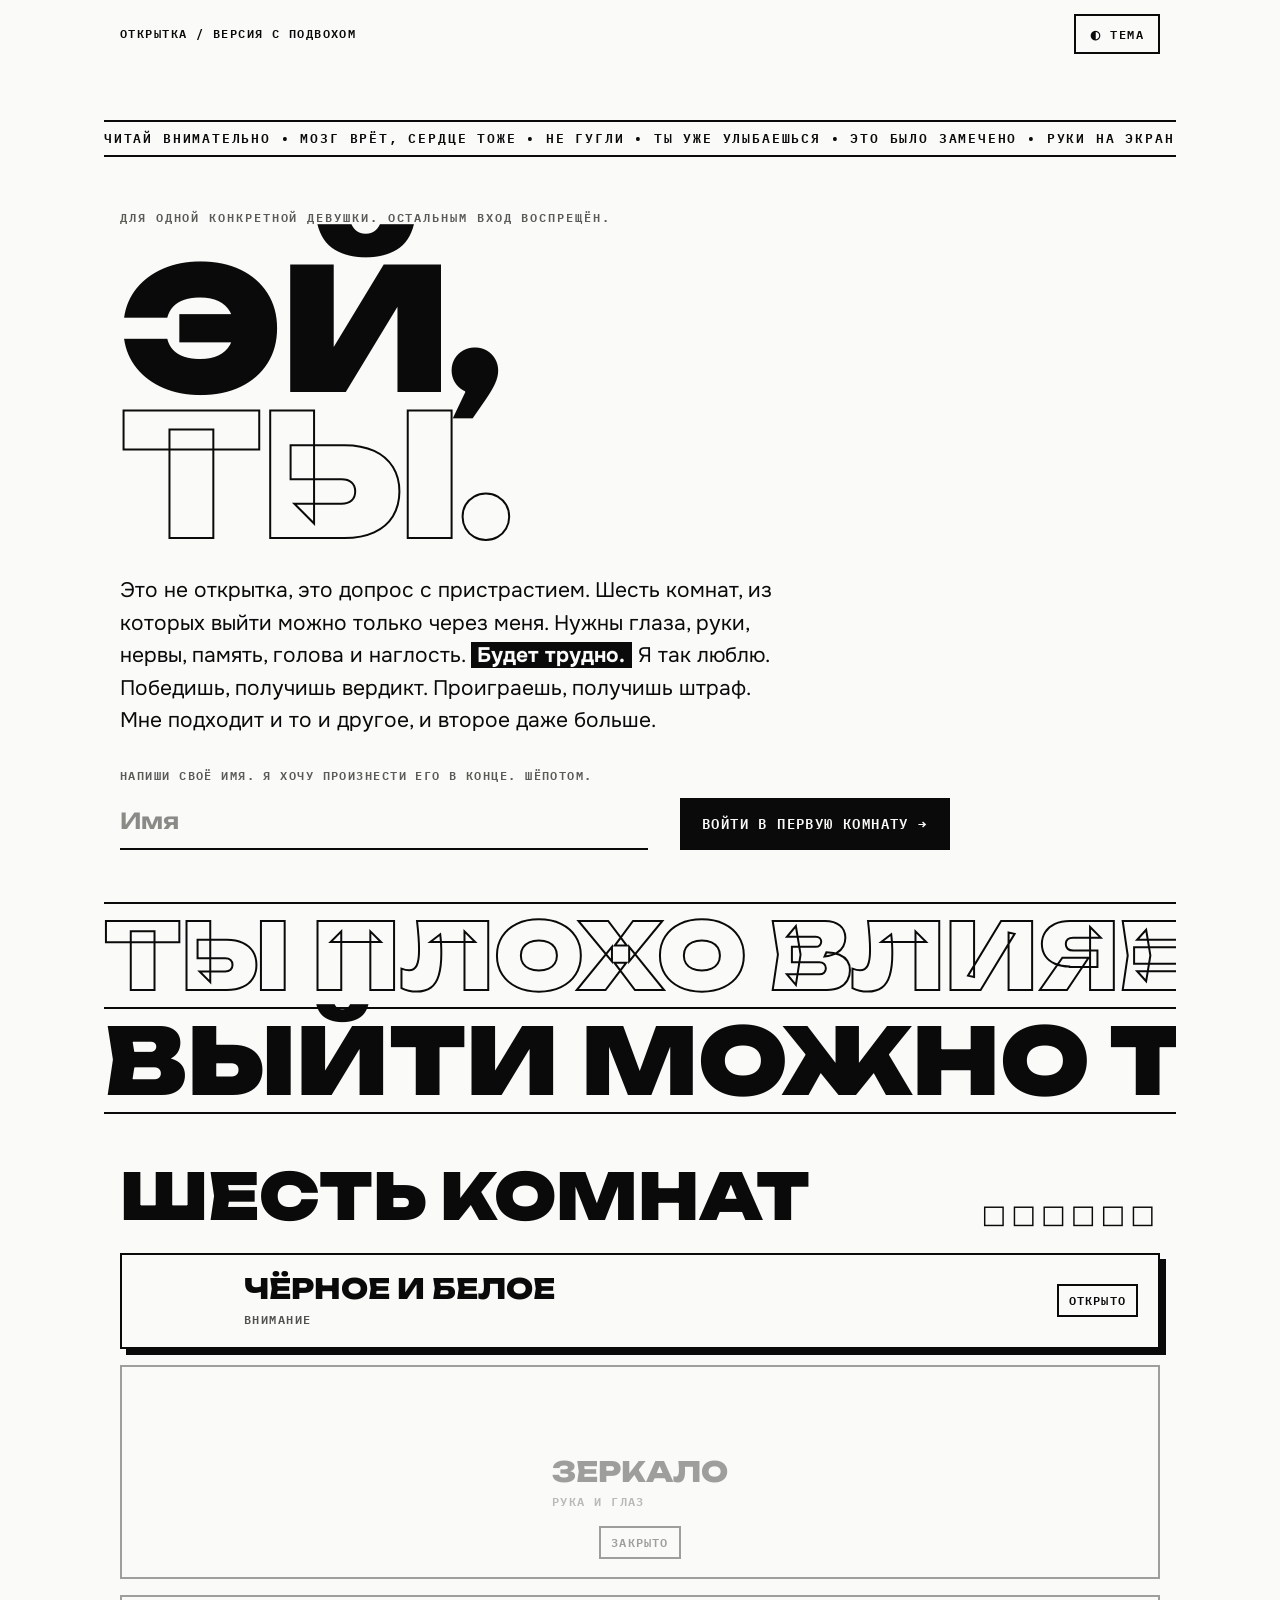
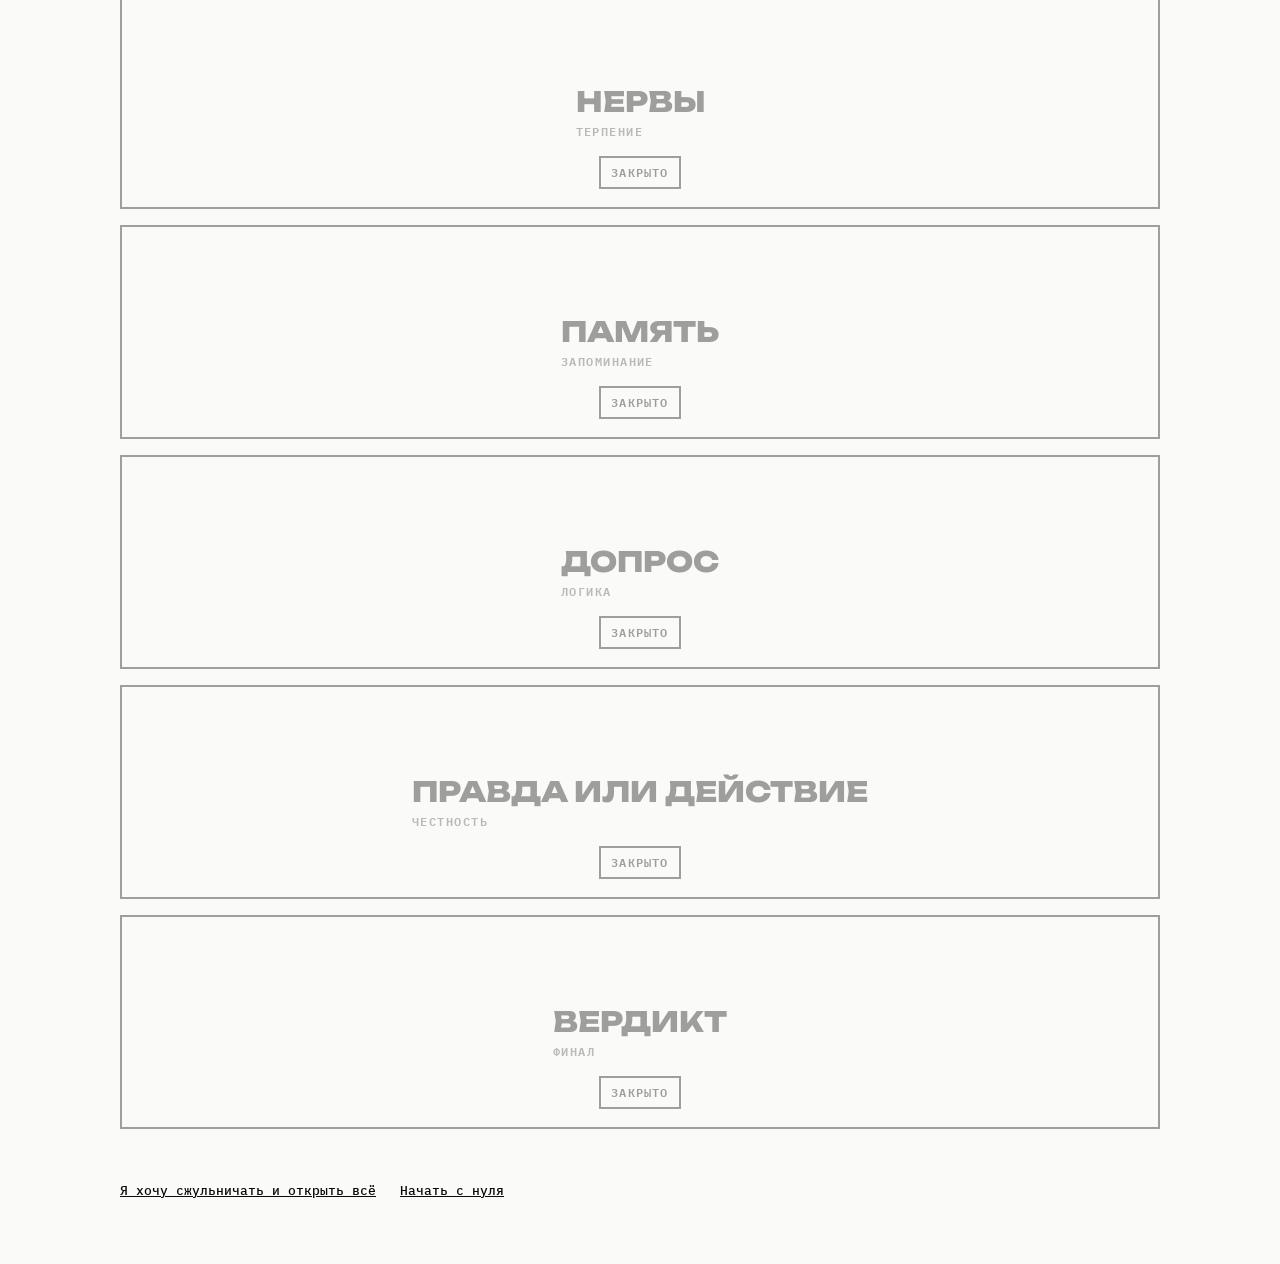
<file: index.html>
<!doctype html>
<html lang="ru">
<head>
<meta charset="utf-8">
<meta name="viewport" content="width=device-width, initial-scale=1, viewport-fit=cover">
<title>Открытка с подвохом</title>
<link rel="preconnect" href="https://fonts.googleapis.com">
<link rel="preconnect" href="https://fonts.gstatic.com" crossorigin>
<link href="https://fonts.googleapis.com/css2?family=Unbounded:wght@600;800;900&family=Onest:wght@400;500;700&family=IBM+Plex+Mono:wght@500;600&display=swap" rel="stylesheet">
<link rel="stylesheet" href="style.css">
<script src="app.js"></script>

</head>
<body>
<div class="wrap">
  <div class="top">
    <span>Открытка / версия с подвохом</span>
    <button class="theme" id="theme" type="button" aria-label="Сменить тему: чёрная или белая">◐ Тема</button>
  </div>

  <div class="ticker" aria-hidden="true">
    <div class="ticker-track" data-track="Читай внимательно • Мозг врёт, сердце тоже • Не гугли • Ты уже улыбаешься • Это было замечено • Руки на экран •"></div>
  </div>

  <header class="hero">
    <p class="eyebrow">Для одной конкретной девушки. Остальным вход воспрещён.</p>
    <div class="hero-grid">
      <div class="hero-l">
        <h1>Эй,<br><span class="out">ты.</span></h1>
        <p class="lead">Это не открытка, это допрос с пристрастием. Шесть комнат, из которых выйти можно только через меня. Нужны глаза, руки, нервы, память, голова и наглость. <b>Будет трудно.</b> Я так люблю. Победишь, получишь вердикт. Проиграешь, получишь штраф. Мне подходит и то и другое, и второе даже больше.</p>
      </div>
    </div>
    <div class="hero-row">
      <div class="namebox">
        <label for="name">Напиши своё имя. Я хочу произнести его в конце. Шёпотом.</label>
        <input id="name" type="text" maxlength="24" placeholder="Имя" autocomplete="off">
      </div>
      <div class="row"><a class="btn solid" id="go" href="l1.html">Войти в первую комнату →</a></div>
    </div>
    <p class="desc" id="warn" hidden>Браузер не даёт сохранять прогресс. Открой страницу в обычном окне, не в приватном, иначе комнаты не запомнят, что ты их прошла.</p>
  </header>

  <div class="big-tick" aria-hidden="true">
    <div class="big-row" data-track="Ты плохо влияешь на мой пульс •"></div>
    <div class="big-row fill rev" data-track="Выйти можно только через меня •"></div>
  </div>

  <section id="rooms" style="display:flex;flex-direction:column;gap:26px">
    <div class="map-head">
      <h2>Шесть комнат</h2>
      <span class="hearts" id="hearts" aria-live="polite">□□□□□□</span>
    </div>
    <div class="map" id="map"></div>
  </section>

  <div class="foot">
    <button class="linkbtn" id="cheat" type="button">Я хочу сжульничать и открыть всё</button>
    <button class="linkbtn" id="reset" type="button">Начать с нуля</button>
    <span id="foot-note"></span>
  </div>
</div>

<script>
(function () {
  var A = App, $ = A.$;

  /* имя */
  var nameEl = $('#name');
  nameEl.value = A.name();
  nameEl.addEventListener('input', function () { A.setName(nameEl.value.trim()); });

  if (!A.storageOk()) $('#warn').hidden = false;

  /* карта */
  function render() {
    var n = A.doneCount(), total = A.LV.length;
    var h = '';
    for (var i = 0; i < total; i++) h += i < n ? '■' : '□';
    $('#hearts').textContent = h;
    var map = $('#map');
    map.innerHTML = '';
    function card(num, title, kind, status, href, cls) {
      var el = document.createElement(href ? 'a' : 'div');
      el.className = 'lvl ' + cls;
      if (href) el.href = href;
      var a = document.createElement('span'); a.className = 'n'; a.textContent = num;
      var b = document.createElement('div');
      var t = document.createElement('div'); t.className = 't'; t.textContent = title;
      var k = document.createElement('div'); k.className = 'k'; k.textContent = kind;
      b.appendChild(t); b.appendChild(k);
      var s = document.createElement('span'); s.className = 's'; s.textContent = status;
      el.appendChild(a); el.appendChild(b); el.appendChild(s);
      map.appendChild(el);
    }
    var firstOpen = -1;
    A.LV.forEach(function (l, i) {
      var done = A.done(l.id), open = A.unlocked(i);
      if (!done && open && firstOpen < 0) firstOpen = i;
      var status = done ? (A.stat(l.id).forfeit ? 'Штраф' : 'Пройдено') : (open ? 'Открыто' : 'Закрыто');
      card('0' + (i + 1), l.name, l.kind, status, open ? l.href : null, done ? 'done' : (open ? '' : 'locked'));
    });
    var finOpen = A.allDone() || A.cheat();
    card('★', 'Вердикт', 'финал', finOpen ? 'Открыто' : 'Закрыто', finOpen ? 'finale.html' : null, finOpen ? '' : 'locked');
    var go = $('#go');
    if (n === total) { go.href = 'finale.html'; go.textContent = 'К вердикту →'; }
    else if (firstOpen >= 0) {
      go.href = A.LV[firstOpen].href;
      go.textContent = n === 0 ? 'Войти в первую комнату →' : 'Продолжить: комната ' + (firstOpen + 1) + ' →';
    }
    $('#cheat').hidden = A.cheat();
    $('#foot-note').textContent = A.cheat() ? 'Жульничество засчитано. Мне нравится.' : '';
  }
  $('#cheat').addEventListener('click', function () { A.setCheat(); render(); });
  var armed = false;
  $('#reset').addEventListener('click', function () {
    var b = $('#reset');
    if (!armed) { armed = true; b.textContent = 'Точно стереть всё? Нажми ещё раз'; return; }
    A.reset(); armed = false; b.textContent = 'Начать с нуля'; render();
  });
  render();
})();
</script>

</body>
</html>
</file>
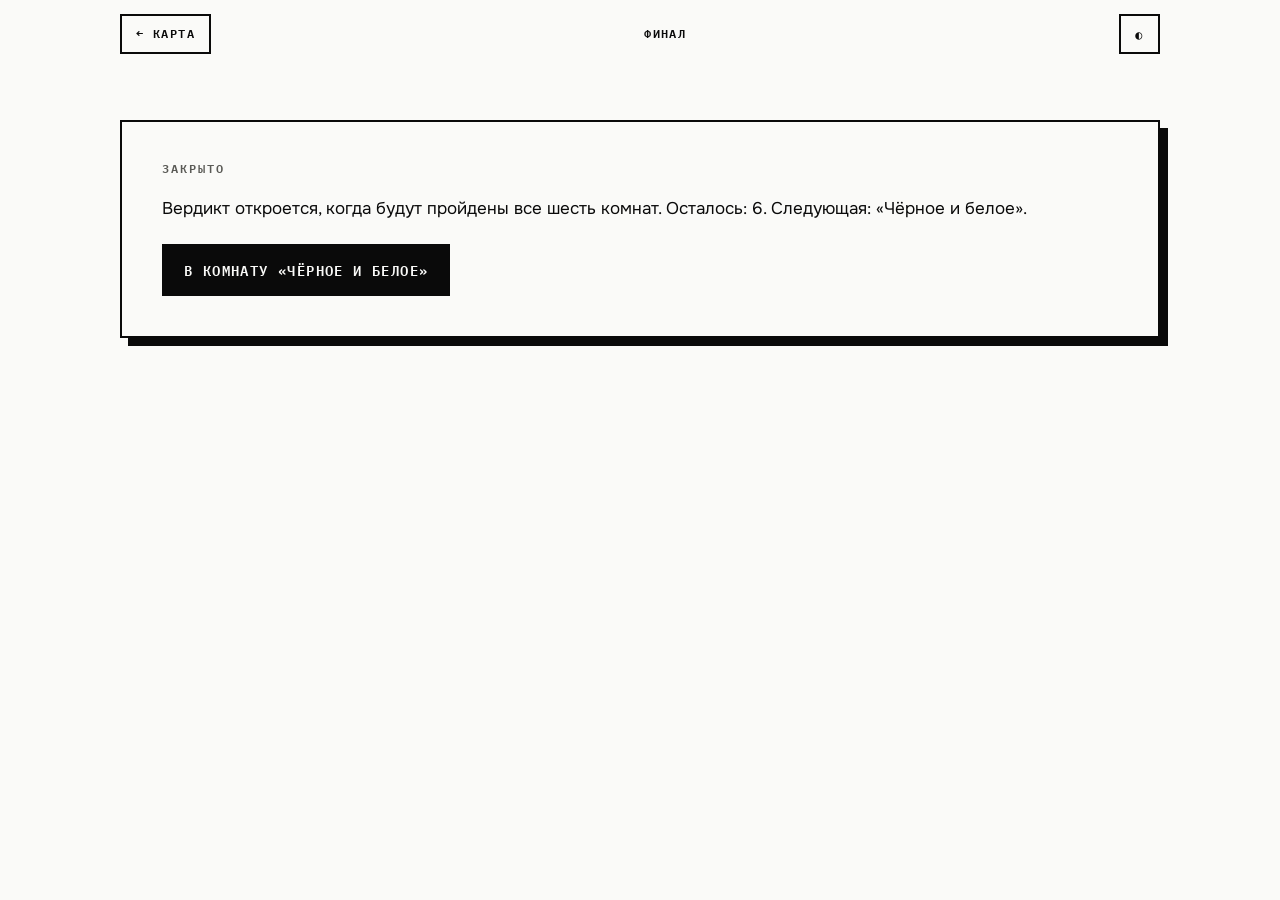
<file: finale.html>
<!doctype html>
<html lang="ru">
<head>
<meta charset="utf-8">
<meta name="viewport" content="width=device-width, initial-scale=1, viewport-fit=cover">
<title>Вердикт</title>
<link rel="preconnect" href="https://fonts.googleapis.com">
<link rel="preconnect" href="https://fonts.gstatic.com" crossorigin>
<link href="https://fonts.googleapis.com/css2?family=Unbounded:wght@600;800;900&family=Onest:wght@400;500;700&family=IBM+Plex+Mono:wght@500;600&display=swap" rel="stylesheet">
<link rel="stylesheet" href="style.css">
<script src="app.js"></script>
</head>
<body>
<div class="wrap">
  <div class="top">
    <a class="back" href="index.html">← Карта</a>
    <span class="mid">Финал</span>
    <button class="theme" id="theme" type="button" aria-label="Сменить тему: чёрная или белая">◐</button>
  </div>

  <section class="panel" id="locked" hidden>
    <div class="tag"><span>Закрыто</span></div>
    <p id="lockmsg"></p>
    <div class="row"><a class="btn solid" id="lockgo" href="index.html">На карту</a></div>
  </section>

  <section class="verdict" id="game">
    <div class="tag"><span>Финал</span><span>Открыто</span></div>
    <h1>Вердикт</h1>
    <div class="vgrid" style="grid-template-columns:minmax(0,1fr)">
      <div class="msg" id="vmsg"></div>
    </div>
    <div class="row"><a class="btn" href="index.html">На карту</a></div>
  </section>
</div>

<script>
(function () {
  var A = App, $ = A.$;
  if (!(A.allDone() || A.cheat())) {
    $('#game').hidden = true;
    $('#locked').hidden = false;
    var left = A.LV.filter(function (l) { return !A.done(l.id); });
    $('#lockmsg').textContent = 'Вердикт откроется, когда будут пройдены все шесть комнат. Осталось: ' + left.length + '. Следующая: «' + left[0].name + '».';
    $('#lockgo').href = left[0].href;
    $('#lockgo').textContent = 'В комнату «' + left[0].name + '»';
    return;
  }
  var name = A.name();
  var who = name ? name + ', ' : '';
  var m = $('#vmsg');
  function add(cls, text) { var e = document.createElement('p'); if (cls) e.className = cls; e.textContent = text; m.appendChild(e); }
  function s(id) { return A.stat(id); }
  function sec(x) { return String(x).replace('.', ','); }

  var lines = [];
  var l1 = s('l1'), l2 = s('l2'), l3 = s('l3'), l4 = s('l4'), l5 = s('l5'), l6 = s('l6');
  var forfeits = A.LV.filter(function (l) { return s(l.id).forfeit; }).length;
  lines.push('Чёрное и белое: ' + (l1.forfeit ? 'штраф' : sec(l1.time) + ' с, ошибок ' + (l1.errors || 0)));
  lines.push('Зеркало: ' + (l2.forfeit ? 'штраф' : sec(l2.time) + ' с, касаний ' + (l2.hits || 0)));
  lines.push('Нервы: ' + (l3.forfeit ? 'штраф' : 'сорвалась ' + ((l3.holdFails || 0) + (l3.timeFails || 0)) + ' раз'));
  lines.push('Память: ' + (l4.forfeit ? 'штраф' : 'ошибок ' + (l4.fails || 0)));
  lines.push('Допрос: ' + (l5.forfeit ? 'штраф' : 'неверных ответов ' + (l5.wrong || 0)));
  lines.push('Правда или действие: ' + (l6.cards ? l6.cards.length : 3) + ' карточки');
  lines.push('Штрафов: ' + forfeits);

  add('sum', lines.join('\n'));
  add('', who + 'ты прошла все шесть комнат. Сдалась ты или нет, ты вернулась и нажала снова. Такая ты мне и нравишься.');
  if (forfeits === 0) {
    add('', 'Без единого штрафа. Я заранее знал, что у тебя получится, и всё равно нервничал. Это новое ощущение, спасибо.');
  } else {
    add('', 'Штрафов было ' + forfeits + '. Я их помню все и когда-нибудь оформлю в нормальном формате. Лично.');
  }
  add('', 'Самая сложная комната здесь всё равно ты. Решать её до конца я не собираюсь. Мне больше нравится открывать её по кусочкам. Медленно. Без спешки.');
  add('sig', 'Целую. Куда именно, выберешь сама.');

})();
</script>
</body>
</html>
</file>
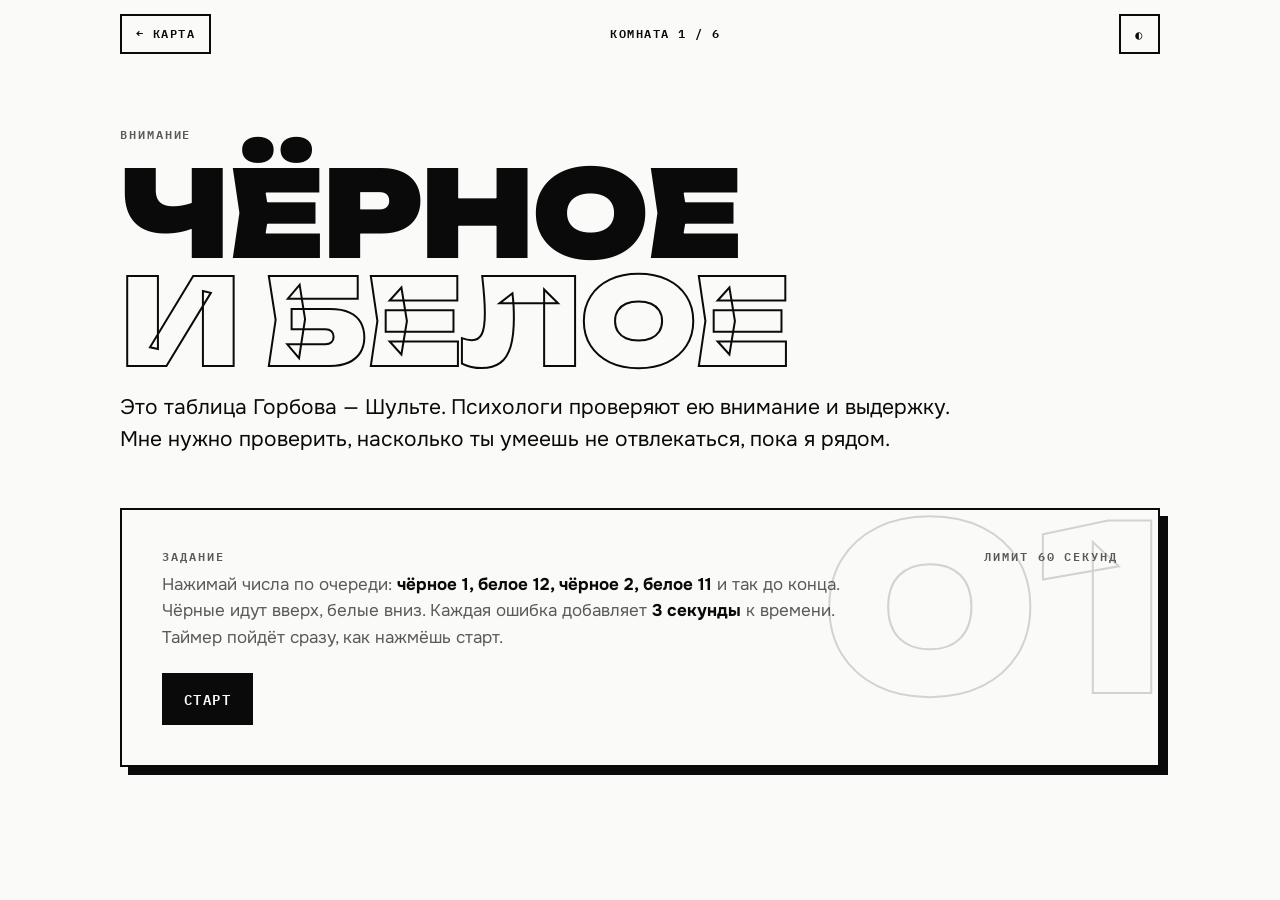
<file: l1.html>
<!doctype html>
<html lang="ru">
<head>
<meta charset="utf-8">
<meta name="viewport" content="width=device-width, initial-scale=1, viewport-fit=cover">
<title>Комната 1. Чёрное и белое</title>
<link rel="preconnect" href="https://fonts.googleapis.com">
<link rel="preconnect" href="https://fonts.gstatic.com" crossorigin>
<link href="https://fonts.googleapis.com/css2?family=Unbounded:wght@600;800;900&family=Onest:wght@400;500;700&family=IBM+Plex+Mono:wght@500;600&display=swap" rel="stylesheet">
<link rel="stylesheet" href="style.css">
<script src="app.js"></script>
</head>
<body>
<div class="wrap">
  <div class="top">
    <a class="back" href="index.html">← Карта</a>
    <span class="mid">Комната 1 / 6</span>
    <button class="theme" id="theme" type="button" aria-label="Сменить тему: чёрная или белая">◐</button>
  </div>

  <header class="room-head">
    <p class="eyebrow">Внимание</p>
    <h1>Чёрное<br><span class="out">и белое</span></h1>
    <p class="lead">Это таблица Горбова — Шульте. Психологи проверяют ею внимание и выдержку. Мне нужно проверить, насколько ты умеешь не отвлекаться, пока я рядом.</p>
  </header>

  <section class="panel" id="locked" hidden>
    <div class="tag"><span>Закрыто</span></div>
    <p>Эта комната откроется после предыдущей.</p>
    <div class="row"><a class="btn solid" href="index.html">На карту</a></div>
  </section>

  <section class="panel" id="game" data-n="01">
    <div class="panel-head">
      <div class="tag"><span>Задание</span><span>Лимит 60 секунд</span></div>
      <p class="desc">Нажимай числа по очереди: <strong>чёрное 1, белое 12, чёрное 2, белое 11</strong> и так до конца. Чёрные идут вверх, белые вниз. Каждая ошибка добавляет <strong>3 секунды</strong> к времени. Таймер пойдёт сразу, как нажмёшь старт.</p>
    </div>
    <div class="row"><button class="btn solid" id="start" type="button">Старт</button></div>
    <div id="tgtbox" hidden>
      <div class="hud">
        <span class="target"><i class="swatch b" id="sw"></i><span id="tgt-t"></span></span>
        <span>Время<b id="tm">0,0</b></span>
        <span>Ошибок<b id="er">0</b></span>
      </div>
    </div>
    <div class="gs" id="gs" hidden></div>
    <div class="result" id="res" hidden></div>
  </section>

  <div class="forfeit" id="forfeit" hidden>
    <div class="tag"><span>Штраф вместо победы</span></div>
    <p id="forfeit-t"></p>
    <div class="row"><button class="btn" id="forfeit-b" type="button">Штраф выполнен</button></div>
  </div>

  <section class="panel inv after" id="after" hidden>
    <div class="tag"><span>Комната пройдена</span></div>
    <div class="big">Есть.</div>
    <p id="after-msg"></p>
    <div class="row"><a class="btn solid" id="next" href="index.html">Дальше →</a><a class="btn" href="index.html">На карту</a></div>
  </section>
</div>

<script>
(function () {
  var A = App, $ = A.$, I = 0, ID = 'l1';
  if (!A.guard(I)) return;
  var gs = $('#gs'), sw = $('#sw'), tm = $('#tm'), er = $('#er'), start = $('#start'), res = $('#res');
  var seq = [], idx = 0, errors = 0, t0 = 0, tmr = 0, running = false;
  for (var k = 1; k <= 12; k++) { seq.push({ c: 'b', n: k }); seq.push({ c: 'w', n: 13 - k }); }
  function shuffle(a) { a = a.slice(); for (var i = a.length - 1; i > 0; i--) { var j = Math.floor(Math.random() * (i + 1)); var t = a[i]; a[i] = a[j]; a[j] = t; } return a; }
  function target() { var s = seq[idx]; sw.className = 'swatch ' + s.c; $('#tgt-t').textContent = (s.c === 'b' ? 'Чёрное ' : 'Белое ') + s.n; }
  function elapsed() { return (performance.now() - t0) / 1000 + errors * 3; }
  function begin() {
    res.hidden = true;
    idx = 0; errors = 0; er.textContent = '0';
    gs.innerHTML = '';
    shuffle(seq).forEach(function (it) {
      var b = document.createElement('button');
      b.type = 'button';
      b.className = 'cell ' + it.c;
      b.textContent = it.n;
      b.setAttribute('aria-label', (it.c === 'b' ? 'Чёрное ' : 'Белое ') + it.n);
      b.addEventListener('click', function () {
        if (!running) return;
        if (it === seq[idx]) {
          b.classList.add('done');
          idx++;
          if (idx >= seq.length) return end();
          target();
        } else {
          errors++; er.textContent = errors;
          b.classList.remove('bad'); void b.offsetWidth; b.classList.add('bad');
        }
      });
      gs.appendChild(b);
    });
    gs.hidden = false; $('#tgtbox').hidden = false; start.hidden = true;
    running = true; t0 = performance.now();
    clearInterval(tmr);
    tmr = setInterval(function () { tm.textContent = elapsed().toFixed(1).replace('.', ','); }, 100);
    target();
  }
  function end() {
    running = false; clearInterval(tmr);
    var total = elapsed();
    tm.textContent = total.toFixed(1).replace('.', ',');
    if (total <= 60) {
      A.finish(I, { time: Math.round(total * 10) / 10, errors: errors },
        'Итог ' + A.fmt(total) + ', ошибок ' + errors + '. Внимание у тебя острое. Жаль, что только когда ты хочешь.');
    } else {
      var f = A.bump(ID, 'fails');
      var r = res; r.innerHTML = '<b></b><p></p>';
      r.firstChild.textContent = 'Не уложилась';
      r.lastChild.textContent = 'Итог ' + A.fmt(total) + ', а нужно 60. Таблица ждать не будет, в отличие от меня. Ещё раз.';
      r.hidden = false;
      start.textContent = 'Ещё раз'; start.hidden = false;
      if (f >= 3) A.offerForfeit(I, 'Скажи вслух, о чём ты думала, пока искала белую семёрку. Подробности приветствуются. Мне пришлёшь или нет, решай сама.');
    }
  }
  start.addEventListener('click', begin);
})();
</script>
</body>
</html>
</file>
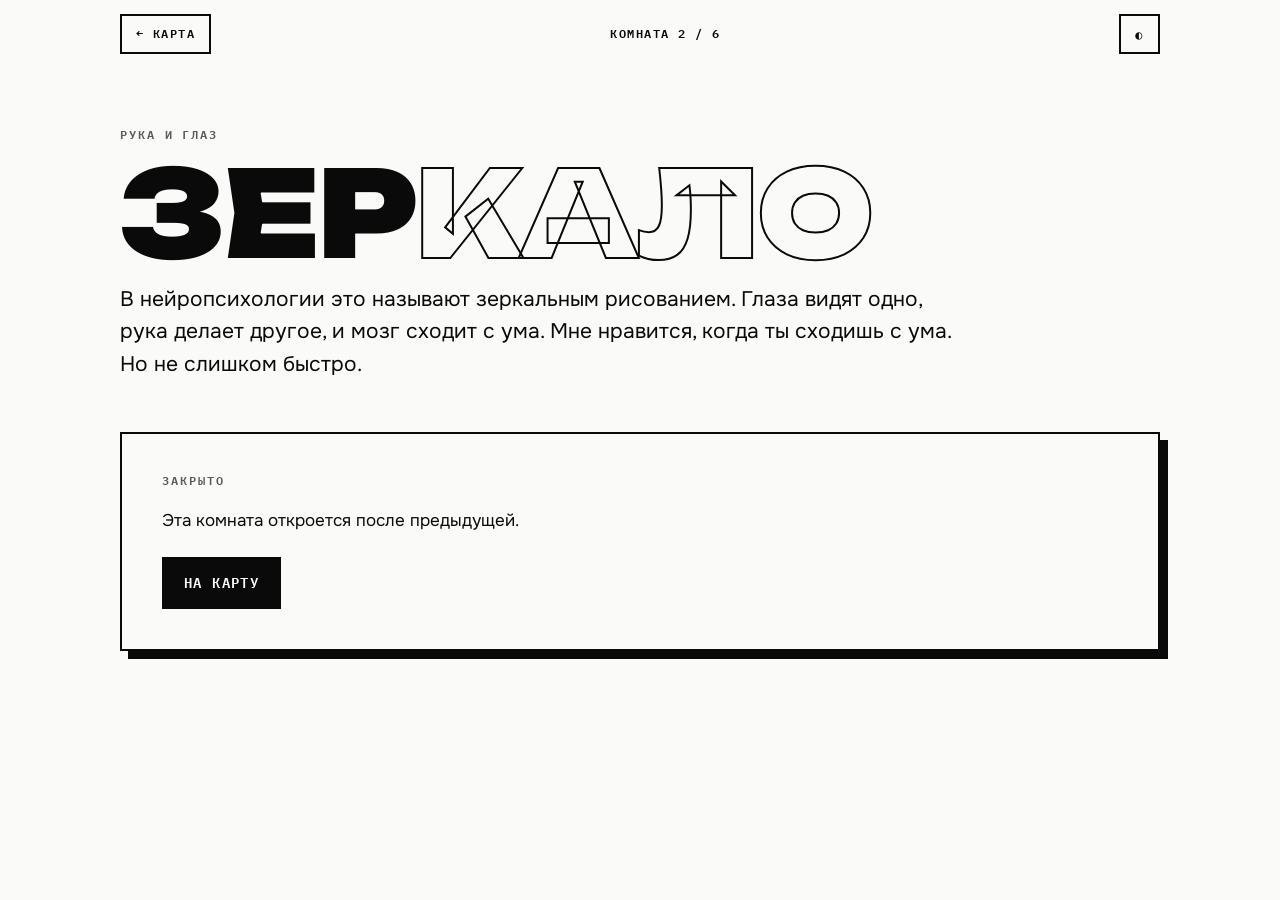
<file: l2.html>
<!doctype html>
<html lang="ru">
<head>
<meta charset="utf-8">
<meta name="viewport" content="width=device-width, initial-scale=1, viewport-fit=cover">
<title>Комната 2. Зеркало</title>
<link rel="preconnect" href="https://fonts.googleapis.com">
<link rel="preconnect" href="https://fonts.gstatic.com" crossorigin>
<link href="https://fonts.googleapis.com/css2?family=Unbounded:wght@600;800;900&family=Onest:wght@400;500;700&family=IBM+Plex+Mono:wght@500;600&display=swap" rel="stylesheet">
<link rel="stylesheet" href="style.css">
<script src="app.js"></script>
</head>
<body>
<div class="wrap">
  <div class="top">
    <a class="back" href="index.html">← Карта</a>
    <span class="mid">Комната 2 / 6</span>
    <button class="theme" id="theme" type="button" aria-label="Сменить тему: чёрная или белая">◐</button>
  </div>

  <header class="room-head">
    <p class="eyebrow">Рука и глаз</p>
    <h1>Зер<span class="out">кало</span></h1>
    <p class="lead">В нейропсихологии это называют зеркальным рисованием. Глаза видят одно, рука делает другое, и мозг сходит с ума. Мне нравится, когда ты сходишь с ума. Но не слишком быстро.</p>
  </header>

  <section class="panel" id="locked" hidden>
    <div class="tag"><span>Закрыто</span></div>
    <p>Эта комната откроется после предыдущей.</p>
    <div class="row"><a class="btn solid" href="index.html">На карту</a></div>
  </section>

  <section class="panel" id="game" data-n="02">
    <div class="panel-head">
      <div class="tag"><span>Задание</span><span>Без лимита времени</span></div>
      <p class="desc">Проведи точку от старта до звезды, не касаясь стен. Тянешь палец <strong>вправо</strong>, точка едет <strong>влево</strong>. Вверх и вниз как обычно. Касание стены отправляет на старт. Мозг будет сопротивляться. Рука тоже. Держи палец на поле и веди медленно.</p>
    </div>
    <div class="hud">
      <span>Касаний<b id="hits">0</b></span>
      <span>Время<b id="tm">0,0</b></span>
    </div>
    <canvas id="mir" role="img" aria-label="Поле с извилистым коридором. Нужно провести точку от старта до звезды, управляя ею зеркально"></canvas>
    <div class="row"><button class="btn" id="again" type="button">Начать заново</button></div>
    <div class="result" id="res" hidden></div>
  </section>

  <div class="forfeit" id="forfeit" hidden>
    <div class="tag"><span>Штраф вместо победы</span></div>
    <p id="forfeit-t"></p>
    <div class="row"><button class="btn" id="forfeit-b" type="button">Штраф выполнен</button></div>
  </div>

  <section class="panel inv after" id="after" hidden>
    <div class="tag"><span>Комната пройдена</span></div>
    <div class="big">Дошла.</div>
    <p id="after-msg"></p>
    <div class="row"><a class="btn solid" id="next" href="index.html">Дальше →</a><a class="btn" href="index.html">На карту</a></div>
  </section>
</div>

<script>
(function () {
  var A = App, $ = A.$, I = 1, ID = 'l2';
  if (!A.guard(I)) return;
  var cv = $('#mir'), ctx = cv.getContext('2d');
  var dpr = Math.min(window.devicePixelRatio || 1, 2);
  var W = 0, H = 0, hw = 20, path = [], start = { x: 0, y: 0 }, fin = { x: 0, y: 0 };
  var dot = { x: 0, y: 0 }, trail = [], hits = 0, t0 = 0, active = false, anchor = null, lock = 0, finished = false, tmr = 0;
  var WP = [[0.12, 0.9], [0.12, 0.68], [0.5, 0.72], [0.82, 0.55], [0.62, 0.36], [0.2, 0.38], [0.18, 0.14], [0.55, 0.1], [0.88, 0.18]];

  function catmull(p0, p1, p2, p3, t) {
    var t2 = t * t, t3 = t2 * t;
    return [
      0.5 * ((2 * p1[0]) + (-p0[0] + p2[0]) * t + (2 * p0[0] - 5 * p1[0] + 4 * p2[0] - p3[0]) * t2 + (-p0[0] + 3 * p1[0] - 3 * p2[0] + p3[0]) * t3),
      0.5 * ((2 * p1[1]) + (-p0[1] + p2[1]) * t + (2 * p0[1] - 5 * p1[1] + 4 * p2[1] - p3[1]) * t2 + (-p0[1] + 3 * p1[1] - 3 * p2[1] + p3[1]) * t3)
    ];
  }
  function build() {
    var r = cv.getBoundingClientRect();
    if (!r.width) return;
    W = r.width; H = r.height;
    cv.width = Math.round(W * dpr); cv.height = Math.round(H * dpr);
    ctx.setTransform(dpr, 0, 0, dpr, 0, 0);
    hw = Math.max(19, W * 0.062);
    path = [];
    for (var i = 0; i < WP.length - 1; i++) {
      var p0 = WP[Math.max(0, i - 1)], p1 = WP[i], p2 = WP[i + 1], p3 = WP[Math.min(WP.length - 1, i + 2)];
      for (var s = 0; s < 26; s++) {
        var q = catmull(p0, p1, p2, p3, s / 26);
        path.push({ x: q[0] * W, y: q[1] * H });
      }
    }
    path.push({ x: WP[WP.length - 1][0] * W, y: WP[WP.length - 1][1] * H });
    start = path[0]; fin = path[path.length - 1];
    reset(true);
  }
  function reset(full) {
    dot = { x: start.x, y: start.y };
    trail = [{ x: dot.x, y: dot.y }];
    anchor = null;
    if (full) { hits = 0; t0 = 0; finished = false; $('#hits').textContent = '0'; $('#tm').textContent = '0,0'; clearInterval(tmr); $('#res').hidden = true; }
    draw();
  }
  function segDist(px, py, a, b) {
    var dx = b.x - a.x, dy = b.y - a.y, l2 = dx * dx + dy * dy;
    var t = l2 ? Math.max(0, Math.min(1, ((px - a.x) * dx + (py - a.y) * dy) / l2)) : 0;
    var x = a.x + t * dx, y = a.y + t * dy;
    return Math.hypot(px - x, py - y);
  }
  function nearest(px, py) {
    var best = 1e9, bi = 0;
    for (var i = 0; i < path.length - 1; i++) {
      var d = segDist(px, py, path[i], path[i + 1]);
      if (d < best) { best = d; bi = i; }
    }
    return { d: best, i: bi };
  }
  function cssv(n) { return getComputedStyle(document.documentElement).getPropertyValue(n).trim() || '#888'; }
  function draw() {
    if (!W) return;
    var ink = cssv('--ink'), paper = cssv('--paper'), mid = cssv('--mid');
    ctx.clearRect(0, 0, W, H);
    ctx.lineCap = 'round'; ctx.lineJoin = 'round';
    function trace(list) { ctx.beginPath(); list.forEach(function (p, i) { if (i) ctx.lineTo(p.x, p.y); else ctx.moveTo(p.x, p.y); }); }
    trace(path); ctx.strokeStyle = ink; ctx.lineWidth = hw * 2 + 6; ctx.stroke();
    trace(path); ctx.strokeStyle = paper; ctx.lineWidth = hw * 2 - 2; ctx.stroke();
    if (trail.length > 1) { trace(trail); ctx.strokeStyle = mid; ctx.lineWidth = 5; ctx.stroke(); }
    ctx.fillStyle = ink; ctx.font = '600 12px "IBM Plex Mono", monospace'; ctx.textAlign = 'center';
    ctx.fillText('СТАРТ', start.x, start.y + hw + 20);
    ctx.font = '800 ' + Math.round(hw * 1.5) + 'px "Segoe UI Symbol", "Apple Symbols", system-ui, sans-serif';
    ctx.textBaseline = 'middle';
    ctx.fillText('★', fin.x, fin.y);
    ctx.textBaseline = 'alphabetic';
    ctx.beginPath(); ctx.arc(dot.x, dot.y, 9, 0, 6.2832); ctx.fillStyle = ink; ctx.fill();
    ctx.beginPath(); ctx.arc(dot.x, dot.y, 14, 0, 6.2832); ctx.strokeStyle = ink; ctx.lineWidth = 2; ctx.stroke();
  }
  function msgFor(h, t) {
    if (h <= 2) return 'Почти без касаний за ' + A.fmt(t) + '. Либо ты гений, либо очень упрямая. Скорее второе, и мне это нравится.';
    if (h <= 10) return 'Касаний: ' + h + ', время ' + A.fmt(t) + '. Со стенами ты познакомилась поближе. Бывает.';
    return 'Касаний: ' + h + ', время ' + A.fmt(t) + '. Столько раз упереться в стену и не бросить. Я знаю этот характер, он мой любимый.';
  }
  function win() {
    finished = true; active = false; clearInterval(tmr);
    var t = (performance.now() - t0) / 1000;
    $('#tm').textContent = t.toFixed(1).replace('.', ',');
    A.finish(I, { time: Math.round(t * 10) / 10, hits: hits }, msgFor(hits, t));
  }
  function hit() {
    hits++; $('#hits').textContent = hits;
    cv.classList.remove('shake'); void cv.offsetWidth; cv.classList.add('shake');
    if (navigator.vibrate) { try { navigator.vibrate(60); } catch (e) {} }
    lock = performance.now() + 450;
    A.bump(ID, 'fails');
    dot = { x: start.x, y: start.y }; trail = [{ x: dot.x, y: dot.y }]; anchor = null;
    if (hits >= 8) A.offerForfeit(I, 'Скажи мне вслух, что в тебе упрямее: рука или характер. Один честный ответ, без увиливаний. Запиши голосовое, если хватит смелости.');
  }
  cv.addEventListener('pointerdown', function (e) {
    if (finished) return;
    try { cv.setPointerCapture(e.pointerId); } catch (x) {}
    active = true;
    anchor = { px: e.clientX, py: e.clientY, dx: dot.x, dy: dot.y };
    if (!t0) {
      t0 = performance.now();
      clearInterval(tmr);
      tmr = setInterval(function () { $('#tm').textContent = ((performance.now() - t0) / 1000).toFixed(1).replace('.', ','); }, 100);
    }
  });
  cv.addEventListener('pointermove', function (e) {
    if (!active || finished) return;
    if (performance.now() < lock) return;
    if (!anchor) anchor = { px: e.clientX, py: e.clientY, dx: dot.x, dy: dot.y };
    dot.x = anchor.dx - (e.clientX - anchor.px);
    dot.y = anchor.dy + (e.clientY - anchor.py);
    var n = nearest(dot.x, dot.y);
    if (n.d > hw) { hit(); draw(); return; }
    trail.push({ x: dot.x, y: dot.y });
    if (trail.length > 400) trail.shift();
    if (n.i > path.length - 14 && Math.hypot(dot.x - fin.x, dot.y - fin.y) < hw * 0.9) { draw(); win(); return; }
    draw();
  });
  function up() { active = false; anchor = null; }
  cv.addEventListener('pointerup', up);
  cv.addEventListener('pointercancel', up);
  cv.addEventListener('contextmenu', function (e) { e.preventDefault(); });
  $('#again').addEventListener('click', function () { reset(true); });
  document.addEventListener('themechange', draw);
  if (typeof ResizeObserver !== 'undefined') new ResizeObserver(build).observe(cv);
  build();
  if (document.fonts && document.fonts.ready) document.fonts.ready.then(draw);
})();
</script>
</body>
</html>
</file>
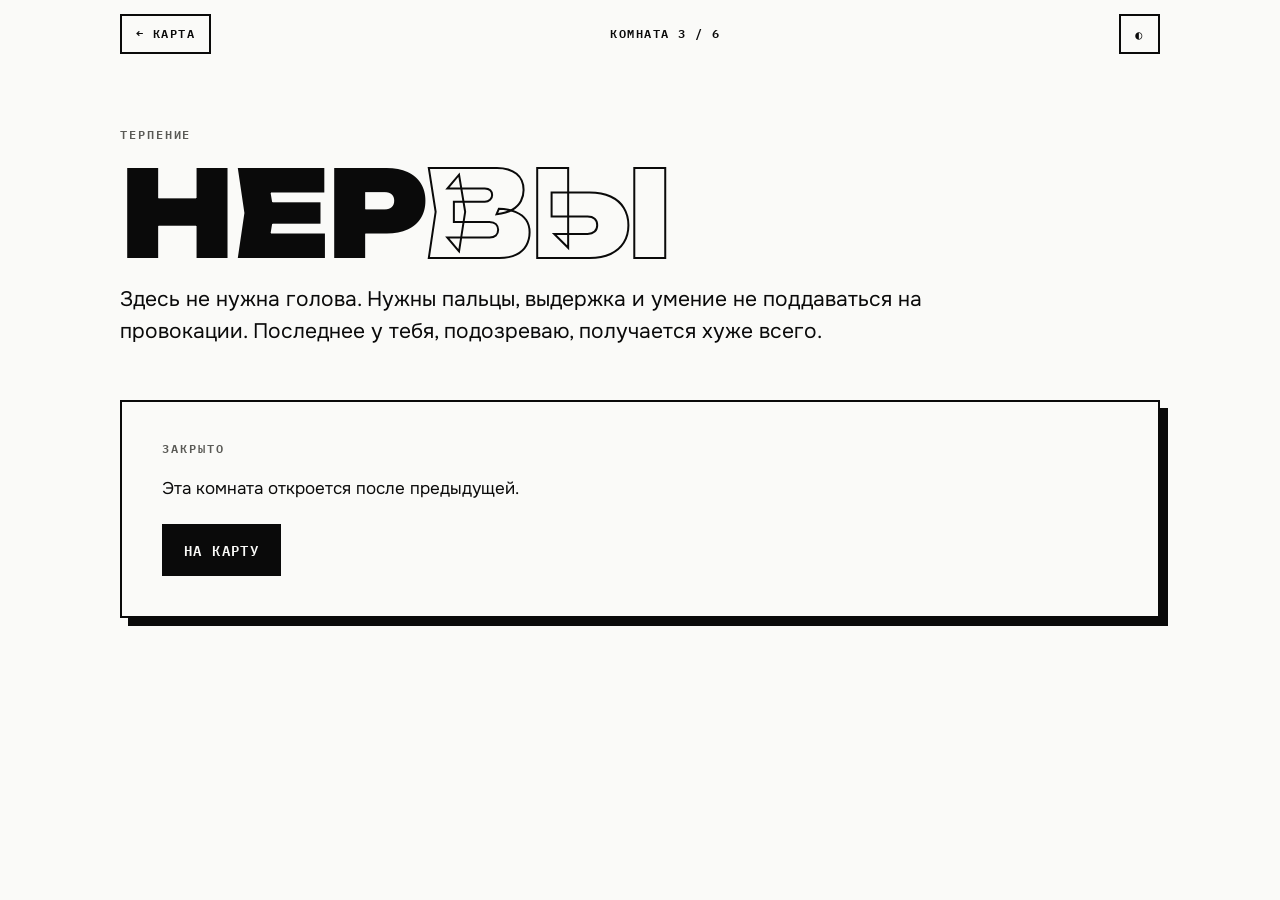
<file: l3.html>
<!doctype html>
<html lang="ru">
<head>
<meta charset="utf-8">
<meta name="viewport" content="width=device-width, initial-scale=1, viewport-fit=cover">
<title>Комната 3. Нервы</title>
<link rel="preconnect" href="https://fonts.googleapis.com">
<link rel="preconnect" href="https://fonts.gstatic.com" crossorigin>
<link href="https://fonts.googleapis.com/css2?family=Unbounded:wght@600;800;900&family=Onest:wght@400;500;700&family=IBM+Plex+Mono:wght@500;600&display=swap" rel="stylesheet">
<link rel="stylesheet" href="style.css">
<script src="app.js"></script>
</head>
<body>
<div class="wrap">
  <div class="top">
    <a class="back" href="index.html">← Карта</a>
    <span class="mid">Комната 3 / 6</span>
    <button class="theme" id="theme" type="button" aria-label="Сменить тему: чёрная или белая">◐</button>
  </div>

  <header class="room-head">
    <p class="eyebrow">Терпение</p>
    <h1>Нер<span class="out">вы</span></h1>
    <p class="lead">Здесь не нужна голова. Нужны пальцы, выдержка и умение не поддаваться на провокации. Последнее у тебя, подозреваю, получается хуже всего.</p>
  </header>

  <section class="panel" id="locked" hidden>
    <div class="tag"><span>Закрыто</span></div>
    <p>Эта комната откроется после предыдущей.</p>
    <div class="row"><a class="btn solid" href="index.html">На карту</a></div>
  </section>

  <section class="panel" id="game" data-n="03">
    <div class="panel-head">
      <div class="tag"><span>Две проверки</span><span id="prog">0 из 2</span></div>
      <p class="desc">Пройди обе. Первая про терпение, вторая про чувство времени. Порядок любой.</p>
    </div>

    <div class="test" id="t-hold">
      <h3>1. Не отпускай</h3>
      <p class="desc">Прижми круг и держи <strong>20 секунд</strong>, не отрывая палец. Я буду пытаться тебя отвлечь. Отпустишь раньше, начнёшь сначала.</p>
      <div class="hold-wrap">
        <div class="hold" id="hold" role="button" tabindex="0" aria-label="Круг. Удерживай 20 секунд"><div class="hold-in" id="hold-in">Держи</div></div>
        <p class="hold-msg" id="hold-msg" aria-live="polite">Прижми круг и не отпускай.</p>
      </div>
    </div>

    <div class="test" id="t-time">
      <h3>2. Почувствуй десять секунд</h3>
      <p class="desc">Нажми «Старт». Две секунды ты увидишь время, потом оно скроется. Нажми «Стоп» ровно на <strong>10,00</strong>. Допустимая ошибка: 0,3 секунды. Считать вслух можно. Смотреть на часы нельзя.</p>
      <div class="clock" id="clock">0,00</div>
      <div class="row"><button class="btn solid" id="tbtn" type="button">Старт</button></div>
      <div class="result" id="tres" hidden></div>
    </div>
  </section>

  <div class="forfeit" id="forfeit" hidden>
    <div class="tag"><span>Штраф вместо победы</span></div>
    <p id="forfeit-t"></p>
    <div class="row"><button class="btn" id="forfeit-b" type="button">Штраф выполнен</button></div>
  </div>

  <section class="panel inv after" id="after" hidden>
    <div class="tag"><span>Комната пройдена</span></div>
    <div class="big">Выдержала.</div>
    <p id="after-msg"></p>
    <div class="row"><a class="btn solid" id="next" href="index.html">Дальше →</a><a class="btn" href="index.html">На карту</a></div>
  </section>
</div>

<script>
(function () {
  var A = App, $ = A.$, I = 2, ID = 'l3';
  if (!A.guard(I)) return;
  var passed = { hold: false, time: false };
  var holdFails = 0, timeFails = 0, bestDiff = 99;
  function check() {
    var n = (passed.hold ? 1 : 0) + (passed.time ? 1 : 0);
    $('#prog').textContent = n + ' из 2';
    if (n === 2) {
      A.finish(I, { holdFails: holdFails, timeFails: timeFails, bestDiff: Math.round(bestDiff * 100) / 100 },
        'Палец удержала, время почувствовала. Нервы у тебя крепкие. Это надо будет проверить ещё кое-где, но позже.');
    } else if (holdFails + timeFails >= 6) {
      A.offerForfeit(I, 'Расскажи мне любую свою привычку, о которой не знает никто, кроме тебя. Одну. Честно. Остальное я выпытаю потом.');
    }
  }

  /* ---- 1. удержание ---- */
  var HOLD = 20000;
  var holdEl = $('#hold'), holdIn = $('#hold-in'), hmsg = $('#hold-msg');
  var holding = false, hs = 0, raf = 0;
  var lines = [
    [0, 'Держи. Не отпускай.'],
    [3000, 'Пока легко. Дальше хуже.'],
    [6000, 'Пальцу уже скучно?'],
    [9000, 'Знаешь, что я люблю делать подольше и без спешки? Вот именно. Не отпускай.'],
    [12000, 'Ты уже хочешь отпустить. Видно по лицу.'],
    [15000, 'Ещё немного. Я и не такое могу ждать.'],
    [18000, 'Почти. Не сейчас. Не сейчас. Вот теперь можно.']
  ];
  function setP(p) { holdEl.style.setProperty('--p', p.toFixed(2)); }
  function loop() {
    if (!holding) return;
    var el = performance.now() - hs;
    setP(Math.min(100, el / HOLD * 100));
    var s = lines[0][1];
    for (var i = 0; i < lines.length; i++) if (el >= lines[i][0]) s = lines[i][1];
    if (hmsg.textContent !== s) hmsg.textContent = s;
    holdIn.textContent = Math.max(0, Math.ceil((HOLD - el) / 1000));
    if (el >= HOLD) {
      holding = false; passed.hold = true;
      holdEl.classList.remove('on'); setP(100); holdIn.textContent = 'Есть';
      hmsg.textContent = 'Двадцать секунд. Ты не отпустила. Запомню.';
      check();
      return;
    }
    raf = requestAnimationFrame(loop);
  }
  function begin() {
    if (passed.hold || holding) return;
    holding = true; hs = performance.now(); holdEl.classList.add('on'); loop();
  }
  function end() {
    if (!holding) return;
    holding = false; cancelAnimationFrame(raf); holdEl.classList.remove('on');
    var s = (performance.now() - hs) / 1000;
    holdFails++; A.bump(ID, 'fails');
    setP(0); holdIn.textContent = 'Ещё раз';
    hmsg.textContent = 'Отпустила на ' + s.toFixed(1).replace('.', ',') + ' с. Слабость, а не провал. Давай заново.';
    check();
  }
  holdEl.addEventListener('pointerdown', function (e) { try { holdEl.setPointerCapture(e.pointerId); } catch (x) {} begin(); });
  holdEl.addEventListener('pointerup', end);
  holdEl.addEventListener('pointercancel', end);
  holdEl.addEventListener('lostpointercapture', end);
  holdEl.addEventListener('contextmenu', function (e) { e.preventDefault(); });
  holdEl.addEventListener('keydown', function (e) { if ((e.key === ' ' || e.key === 'Enter') && !e.repeat) { e.preventDefault(); begin(); } });
  holdEl.addEventListener('keyup', function (e) { if (e.key === ' ' || e.key === 'Enter') end(); });

  /* ---- 2. десять секунд ---- */
  var running = false, t0 = 0, tm = 0;
  var clock = $('#clock'), tbtn = $('#tbtn'), tres = $('#tres');
  function show(s) { clock.textContent = s.toFixed(2).replace('.', ','); }
  tbtn.addEventListener('click', function () {
    if (passed.time) return;
    if (!running) {
      running = true; t0 = performance.now(); tres.hidden = true; tbtn.textContent = 'Стоп';
      clearInterval(tm);
      tm = setInterval(function () {
        var t = (performance.now() - t0) / 1000;
        if (t < 2) show(t); else clock.textContent = '•  •  •';
      }, 40);
    } else {
      running = false; clearInterval(tm);
      var d = (performance.now() - t0) / 1000;
      show(d);
      var diff = Math.abs(d - 10);
      bestDiff = Math.min(bestDiff, diff);
      var ok = diff <= 0.3;
      tres.innerHTML = '<b></b><p></p>';
      if (ok) {
        passed.time = true; tbtn.hidden = true;
        tres.firstChild.textContent = 'В точку';
        tres.lastChild.textContent = 'Ошибка ' + diff.toFixed(2).replace('.', ',') + ' с. Чувство времени у тебя есть. Значит, ты знаешь, когда пора перестать делать вид, что тебе всё равно.';
      } else {
        timeFails++; A.bump(ID, 'fails');
        tbtn.textContent = 'Ещё раз';
        tres.firstChild.textContent = d < 10 ? 'Поторопилась' : 'Затянула';
        tres.lastChild.textContent = 'Ты остановилась на ' + d.toFixed(2).replace('.', ',') + ' с, ошибка ' + diff.toFixed(2).replace('.', ',') + ' с. ' + (d < 10 ? 'Нетерпение, как всегда.' : 'Любишь растягивать удовольствие, я заметил.');
      }
      tres.hidden = false;
      check();
    }
  });
})();
</script>
</body>
</html>
</file>
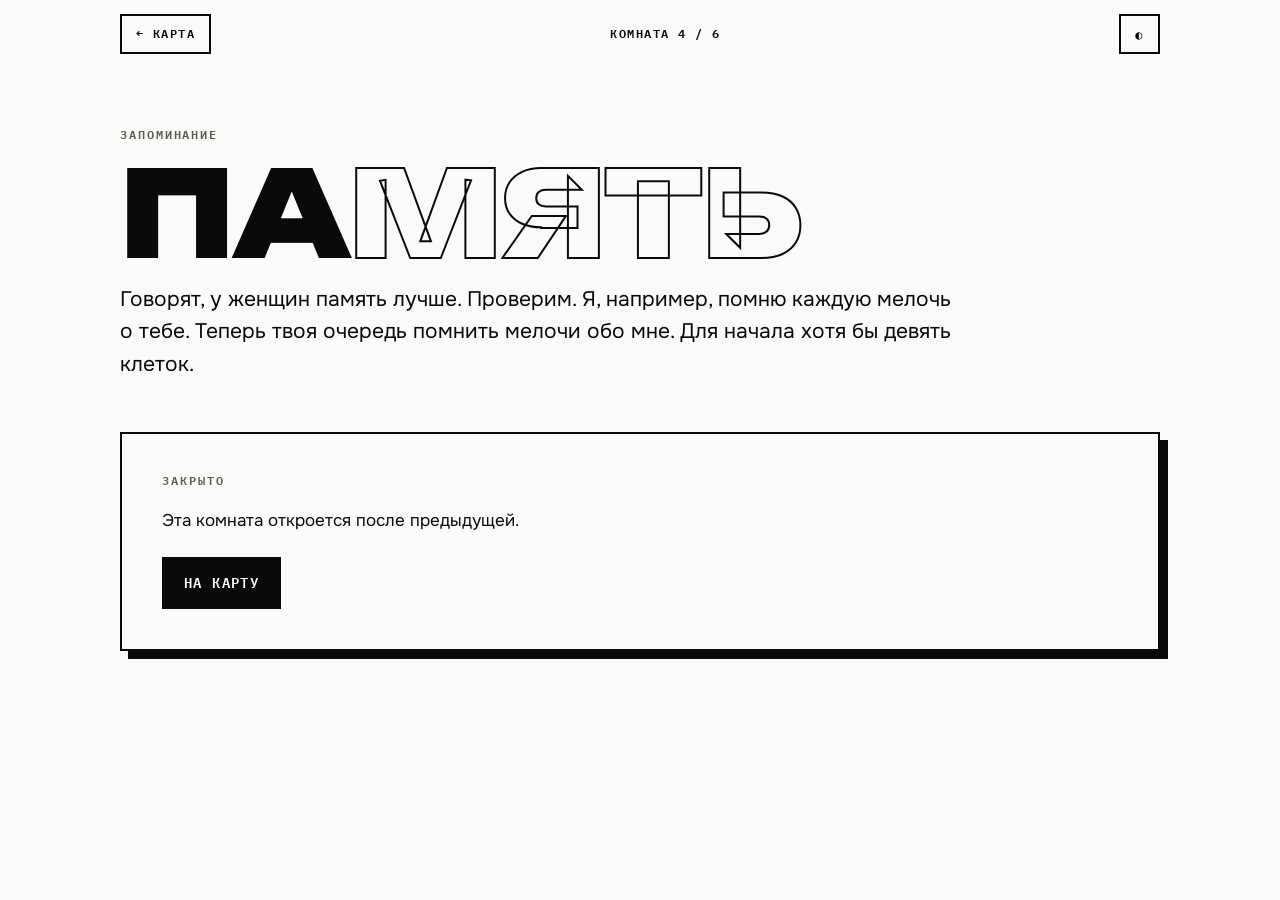
<file: l4.html>
<!doctype html>
<html lang="ru">
<head>
<meta charset="utf-8">
<meta name="viewport" content="width=device-width, initial-scale=1, viewport-fit=cover">
<title>Комната 4. Память</title>
<link rel="preconnect" href="https://fonts.googleapis.com">
<link rel="preconnect" href="https://fonts.gstatic.com" crossorigin>
<link href="https://fonts.googleapis.com/css2?family=Unbounded:wght@600;800;900&family=Onest:wght@400;500;700&family=IBM+Plex+Mono:wght@500;600&display=swap" rel="stylesheet">
<link rel="stylesheet" href="style.css">
<script src="app.js"></script>
</head>
<body>
<div class="wrap">
  <div class="top">
    <a class="back" href="index.html">← Карта</a>
    <span class="mid">Комната 4 / 6</span>
    <button class="theme" id="theme" type="button" aria-label="Сменить тему: чёрная или белая">◐</button>
  </div>

  <header class="room-head">
    <p class="eyebrow">Запоминание</p>
    <h1>Па<span class="out">мять</span></h1>
    <p class="lead">Говорят, у женщин память лучше. Проверим. Я, например, помню каждую мелочь о тебе. Теперь твоя очередь помнить мелочи обо мне. Для начала хотя бы девять клеток.</p>
  </header>

  <section class="panel" id="locked" hidden>
    <div class="tag"><span>Закрыто</span></div>
    <p>Эта комната откроется после предыдущей.</p>
    <div class="row"><a class="btn solid" href="index.html">На карту</a></div>
  </section>

  <section class="panel" id="game" data-n="04">
    <div class="panel-head">
      <div class="tag"><span>Задание</span><span>Цель: 8 раундов подряд</span></div>
      <p class="desc">Клетки вспыхивают по очереди. Повтори цепочку. Каждый раунд она длиннее на одну клетку. <strong>Любая ошибка сбрасывает всё</strong> и задаёт новую цепочку. Смотри, а не считай: считать будут мешать.</p>
    </div>
    <div class="row">
      <button class="btn solid" id="go" type="button">Старт</button>
      <button class="btn" id="snd" type="button">Звук: вкл</button>
    </div>
    <div class="hud"><span>Раунд<b id="rd">0</b></span><span>Ошибок<b id="fl">0</b></span><span id="state" aria-live="polite"></span></div>
    <div class="simon" id="simon"></div>
    <div class="result" id="res" hidden></div>
  </section>

  <div class="forfeit" id="forfeit" hidden>
    <div class="tag"><span>Штраф вместо победы</span></div>
    <p id="forfeit-t"></p>
    <div class="row"><button class="btn" id="forfeit-b" type="button">Штраф выполнен</button></div>
  </div>

  <section class="panel inv after" id="after" hidden>
    <div class="tag"><span>Комната пройдена</span></div>
    <div class="big">Запомнила.</div>
    <p id="after-msg"></p>
    <div class="row"><a class="btn solid" id="next" href="index.html">Дальше →</a><a class="btn" href="index.html">На карту</a></div>
  </section>
</div>

<script>
(function () {
  var A = App, $ = A.$, I = 3, ID = 'l4', GOAL = 8;
  if (!A.guard(I)) return;
  var box = $('#simon'), pads = [], seq = [], pos = 0, round = 0, fails = 0, accepting = false, busy = false, sound = true, ac = null;
  for (var i = 0; i < 9; i++) {
    var b = document.createElement('button');
    b.type = 'button'; b.className = 'pad9'; b.disabled = true; b.setAttribute('aria-label', 'Клетка ' + (i + 1));
    (function (n) { b.addEventListener('click', function () { press(n); }); })(i);
    box.appendChild(b); pads.push(b);
  }
  function beep(n) {
    if (!sound) return;
    try {
      if (!ac) ac = new (window.AudioContext || window.webkitAudioContext)();
      var o = ac.createOscillator(), g = ac.createGain();
      o.type = 'sine'; o.frequency.value = 220 * Math.pow(2, n / 9 * 1.2);
      g.gain.value = 0.0001; o.connect(g); g.connect(ac.destination);
      var t = ac.currentTime;
      g.gain.exponentialRampToValueAtTime(0.08, t + 0.02);
      g.gain.exponentialRampToValueAtTime(0.0001, t + 0.28);
      o.start(t); o.stop(t + 0.3);
    } catch (e) {}
  }
  function flash(n, ms) {
    pads[n].classList.add('lit'); beep(n);
    return new Promise(function (res) { setTimeout(function () { pads[n].classList.remove('lit'); res(); }, ms); });
  }
  function wait(ms) { return new Promise(function (r) { setTimeout(r, ms); }); }
  function setEnabled(v) { pads.forEach(function (p) { p.disabled = !v; }); }
  function say(t) { $('#state').textContent = t; }
  async function play() {
    busy = true; accepting = false; setEnabled(false); say('Смотри');
    await wait(500);
    var on = round >= 6 ? 260 : (round >= 4 ? 320 : 400), gap = round >= 6 ? 90 : 140;
    for (var i = 0; i < seq.length; i++) { await flash(seq[i], on); await wait(gap); }
    pos = 0; accepting = true; busy = false; setEnabled(true); say('Твоя очередь');
  }
  function next() {
    var n;
    do { n = Math.floor(Math.random() * 9); } while (seq.length && n === seq[seq.length - 1]);
    seq.push(n); round = seq.length; $('#rd').textContent = round;
    play();
  }
  function press(n) {
    if (!accepting) return;
    flash(n, 140);
    if (n !== seq[pos]) {
      accepting = false; setEnabled(false); fails++; A.bump(ID, 'fails'); $('#fl').textContent = fails;
      var r = $('#res'); r.innerHTML = '<b></b><p></p>';
      r.firstChild.textContent = 'Мимо на раунде ' + round;
      r.lastChild.textContent = 'Цепочка сбросилась. Это не конец, это повод попробовать ещё раз. Я подожду.';
      r.hidden = false; say('Сброс');
      $('#go').textContent = 'Ещё раз'; $('#go').hidden = false;
      if (fails >= 5) A.offerForfeit(I, 'Напиши мне три вещи, которые ты помнишь обо мне лучше всего остального. Первое, что придёт в голову. Без редактуры.');
      return;
    }
    pos++;
    if (pos === seq.length) {
      accepting = false; setEnabled(false);
      if (round >= GOAL) { say('Готово'); A.finish(I, { fails: fails }, 'Восемь раундов подряд. Память у тебя отличная. Надеюсь, ты запоминаешь не только клетки.'); return; }
      say('Верно'); setTimeout(next, 700);
    }
  }
  $('#go').addEventListener('click', function () {
    try { if (!ac) ac = new (window.AudioContext || window.webkitAudioContext)(); if (ac.state === 'suspended') ac.resume(); } catch (e) {}
    $('#res').hidden = true; seq = []; round = 0; $('#go').hidden = true; next();
  });
  $('#snd').addEventListener('click', function () { sound = !sound; $('#snd').textContent = 'Звук: ' + (sound ? 'вкл' : 'выкл'); });
})();
</script>
</body>
</html>
</file>
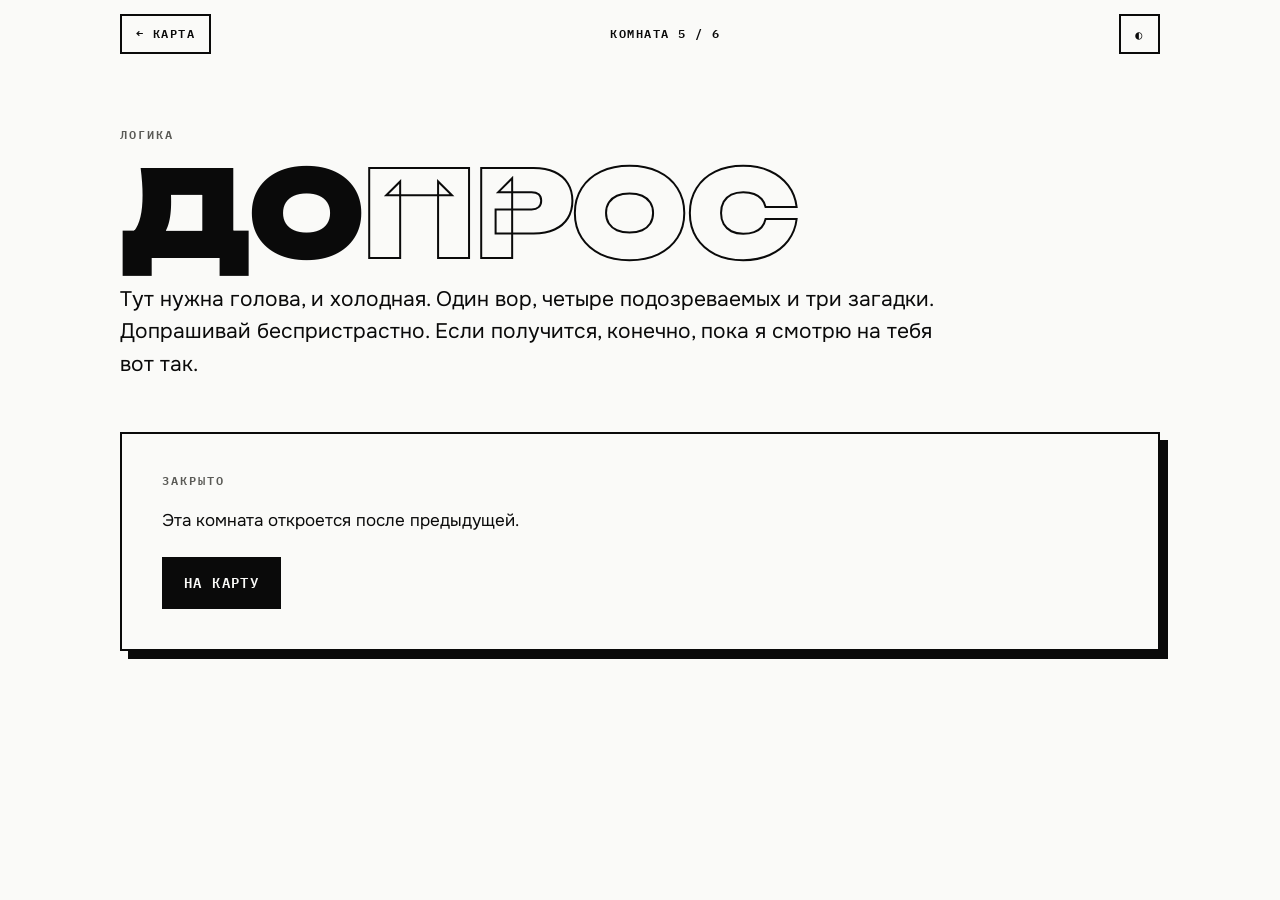
<file: l5.html>
<!doctype html>
<html lang="ru">
<head>
<meta charset="utf-8">
<meta name="viewport" content="width=device-width, initial-scale=1, viewport-fit=cover">
<title>Комната 5. Допрос</title>
<link rel="preconnect" href="https://fonts.googleapis.com">
<link rel="preconnect" href="https://fonts.gstatic.com" crossorigin>
<link href="https://fonts.googleapis.com/css2?family=Unbounded:wght@600;800;900&family=Onest:wght@400;500;700&family=IBM+Plex+Mono:wght@500;600&display=swap" rel="stylesheet">
<link rel="stylesheet" href="style.css">
<script src="app.js"></script>
</head>
<body>
<div class="wrap">
  <div class="top">
    <a class="back" href="index.html">← Карта</a>
    <span class="mid">Комната 5 / 6</span>
    <button class="theme" id="theme" type="button" aria-label="Сменить тему: чёрная или белая">◐</button>
  </div>

  <header class="room-head">
    <p class="eyebrow">Логика</p>
    <h1>До<span class="out">прос</span></h1>
    <p class="lead">Тут нужна голова, и холодная. Один вор, четыре подозреваемых и три загадки. Допрашивай беспристрастно. Если получится, конечно, пока я смотрю на тебя вот так.</p>
  </header>

  <section class="panel" id="locked" hidden>
    <div class="tag"><span>Закрыто</span></div>
    <p>Эта комната откроется после предыдущей.</p>
    <div class="row"><a class="btn solid" href="index.html">На карту</a></div>
  </section>

  <section class="panel" id="game" data-n="05">
    <div class="panel-head">
      <div class="tag"><span>Дело о краже поцелуя</span><span id="prog">0 из 4</span></div>
      <p class="desc">Кто-то украл поцелуй. Подозреваемых четверо. Ровно <strong>двое из них лгут</strong>, двое говорят правду. Прочти показания и найди вора.</p>
    </div>
    <div class="stmts">
      <div class="stmt"><b>Анна</b><span>«Это сделал Борис или Вика.»</span></div>
      <div class="stmt"><b>Борис</b><span>«Это сделал не я и не Вика.»</span></div>
      <div class="stmt"><b>Вика</b><span>«Это сделал Глеб.»</span></div>
      <div class="stmt"><b>Глеб</b><span>«Анна лжёт.»</span></div>
    </div>
    <div class="suspects" id="susp">
      <button class="btn" data-v="anna" type="button">Анна</button>
      <button class="btn" data-v="boris" type="button">Борис</button>
      <button class="btn" data-v="vika" type="button">Вика</button>
      <button class="btn" data-v="gleb" type="button">Глеб</button>
    </div>
    <div class="result" id="sres" hidden></div>

    <div class="riddle" id="r1" data-a="имя,имена,моеимя,твоеимя">
      <q>Загадка 1. Что принадлежит тебе, но другие пользуются им чаще, чем ты?</q>
      <div class="row"><input id="i1" type="text" placeholder="Ответ" autocomplete="off"><button class="btn" data-check="r1" type="button">Проверить</button><button class="btn" data-hint="r1" type="button">Подсказка</button></div>
      <p class="st" id="s1" aria-live="polite"></p>
    </div>
    <div class="riddle" id="r2" data-a="яма,яму,ямка,ямку,дыра,дыру,ямы">
      <q>Загадка 2. Чем больше из меня берут, тем больше я становлюсь. Что я?</q>
      <div class="row"><input id="i2" type="text" placeholder="Ответ" autocomplete="off"><button class="btn" data-check="r2" type="button">Проверить</button><button class="btn" data-hint="r2" type="button">Подсказка</button></div>
      <p class="st" id="s2" aria-live="polite"></p>
    </div>
    <div class="riddle" id="r3" data-a="полотенце,полотенца,полотенцу,полотенцем">
      <q>Загадка 3. Что становится мокрым, пока сушит?</q>
      <div class="row"><input id="i3" type="text" placeholder="Ответ" autocomplete="off"><button class="btn" data-check="r3" type="button">Проверить</button><button class="btn" data-hint="r3" type="button">Подсказка</button></div>
      <p class="st" id="s3" aria-live="polite"></p>
    </div>
  </section>

  <div class="forfeit" id="forfeit" hidden>
    <div class="tag"><span>Штраф вместо победы</span></div>
    <p id="forfeit-t"></p>
    <div class="row"><button class="btn" id="forfeit-b" type="button">Штраф выполнен</button></div>
  </div>

  <section class="panel inv after" id="after" hidden>
    <div class="tag"><span>Комната пройдена</span></div>
    <div class="big">Дело закрыто.</div>
    <p id="after-msg"></p>
    <div class="row"><a class="btn solid" id="next" href="index.html">Дальше →</a><a class="btn" href="index.html">На карту</a></div>
  </section>
</div>

<script>
(function () {
  var A = App, $ = A.$, $$ = A.$$, I = 4, ID = 'l5';
  if (!A.guard(I)) return;
  var solved = { thief: false, r1: false, r2: false, r3: false };
  var wrong = 0, hints = 0;
  var HINTS = { r1: 'Тебя им зовут.', r2: 'Её копают.', r3: 'Висит в ванной.' };
  var OKMSG = {
    r1: 'Имя. Моё любимое слово после слова «согласна».',
    r2: 'Яма. Да, я знал, что ты не обидишься.',
    r3: 'Полотенце. Любимый предмет в ванной, не считая тебя.'
  };
  function progress() {
    var n = 0; for (var k in solved) if (solved[k]) n++;
    $('#prog').textContent = n + ' из 4';
    if (n === 4) {
      A.finish(I, { wrong: wrong, hints: hints },
        'Вор найден, три загадки решены. Неверных ответов: ' + wrong + ', подсказок: ' + hints + '. Холодная голова у тебя есть. Я бы хотел её слегка разогреть.');
    } else if (wrong >= 8) {
      A.offerForfeit(I, 'Признайся вслух в одной своей маленькой преступной слабости. Не вора, а своей. Я сделаю вид, что не удивлён.');
    }
  }
  $$('#susp .btn').forEach(function (b) {
    b.addEventListener('click', function () {
      if (solved.thief) return;
      var r = $('#sres'); r.innerHTML = '<b></b><p></p>';
      if (b.getAttribute('data-v') === 'anna') {
        solved.thief = true;
        $$('#susp .btn').forEach(function (x) { x.disabled = true; });
        b.classList.add('picked');
        r.firstChild.textContent = 'Анна';
        r.lastChild.textContent = 'Да. Если вор Анна, лгут она и Вика, а Борис и Глеб говорят правду. Ровно двое. Красть поцелуи её профиль.';
      } else {
        wrong++; A.bump(ID, 'fails');
        r.firstChild.textContent = 'Нет';
        r.lastChild.textContent = 'С этим вором число лжецов не равно двум. Проверь каждого подозреваемого и посчитай, кто врёт. Делай это спокойно.';
      }
      r.hidden = false; progress();
    });
  });
  $$('[data-hint]').forEach(function (b) {
    b.addEventListener('click', function () {
      var id = b.getAttribute('data-hint');
      if (solved[id]) return;
      var n = id.charAt(1);
      $('#s' + n).textContent = 'Подсказка: ' + HINTS[id];
      if (!b.getAttribute('data-used')) { b.setAttribute('data-used', '1'); hints++; }
    });
  });
  function check(id) {
    if (solved[id]) return;
    var n = id.charAt(1), box = $('#' + id), val = A.norm($('#i' + n).value);
    if (!val) { $('#s' + n).textContent = 'Напиши ответ.'; return; }
    var ok = box.getAttribute('data-a').split(',').indexOf(val) >= 0;
    if (ok) {
      solved[id] = true; box.classList.add('ok');
      $('#i' + n).disabled = true;
      $('#s' + n).textContent = '✓ ' + OKMSG[id];
    } else {
      wrong++; A.bump(ID, 'fails');
      $('#s' + n).textContent = 'Нет. Подумай ещё. Можно взять подсказку, я не осуждаю.';
    }
    progress();
  }
  $$('[data-check]').forEach(function (b) { b.addEventListener('click', function () { check(b.getAttribute('data-check')); }); });
  ['1', '2', '3'].forEach(function (n) {
    $('#i' + n).addEventListener('keydown', function (e) { if (e.key === 'Enter') check('r' + n); });
  });
})();
</script>
</body>
</html>
</file>
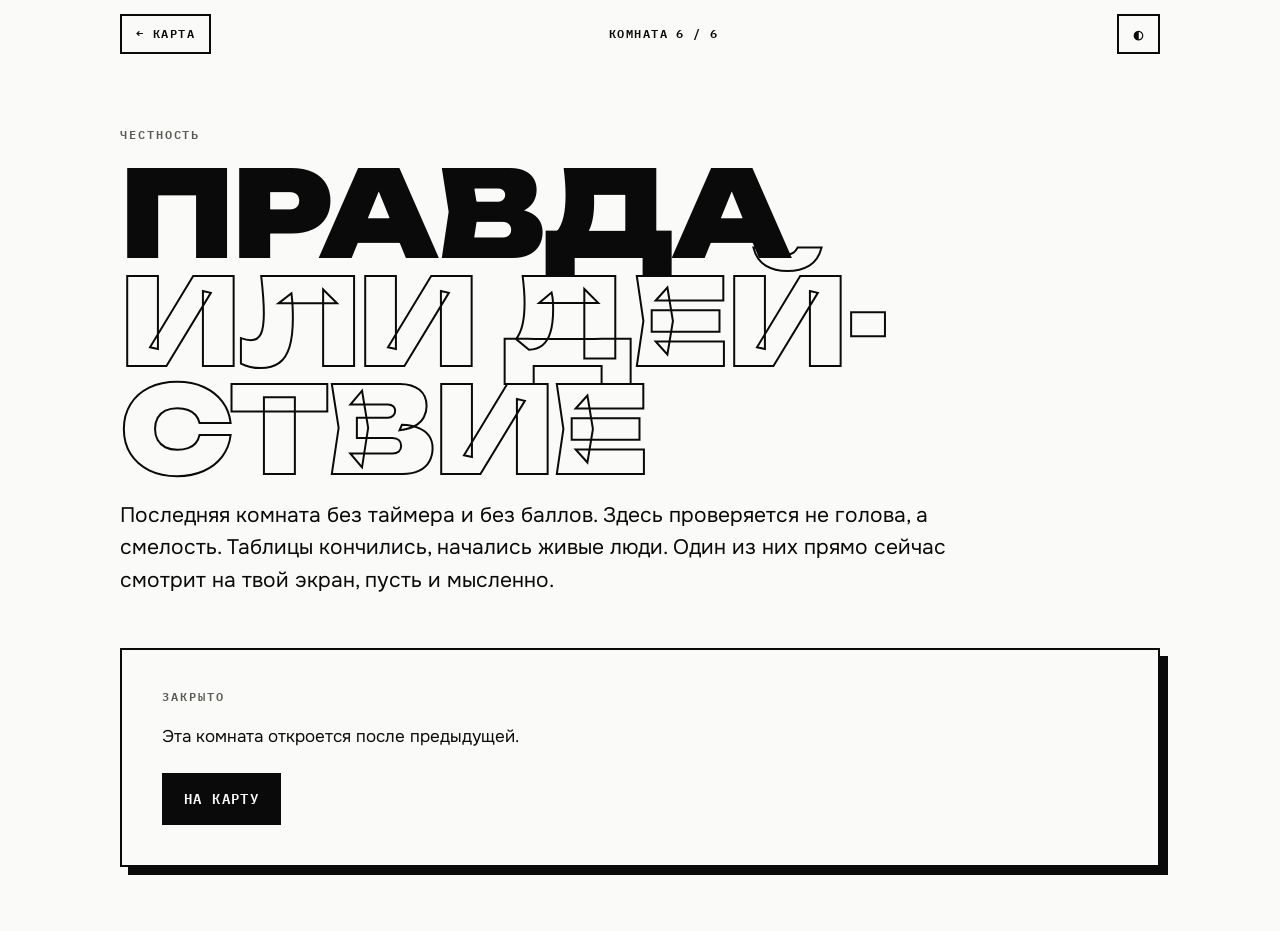
<file: l6.html>
<!doctype html>
<html lang="ru">
<head>
<meta charset="utf-8">
<meta name="viewport" content="width=device-width, initial-scale=1, viewport-fit=cover">
<title>Комната 6. Правда или действие</title>
<link rel="preconnect" href="https://fonts.googleapis.com">
<link rel="preconnect" href="https://fonts.gstatic.com" crossorigin>
<link href="https://fonts.googleapis.com/css2?family=Unbounded:wght@600;800;900&family=Onest:wght@400;500;700&family=IBM+Plex+Mono:wght@500;600&display=swap" rel="stylesheet">
<link rel="stylesheet" href="style.css">
<script src="app.js"></script>
</head>
<body>
<div class="wrap">
  <div class="top">
    <a class="back" href="index.html">← Карта</a>
    <span class="mid">Комната 6 / 6</span>
    <button class="theme" id="theme" type="button" aria-label="Сменить тему: чёрная или белая">◐</button>
  </div>

  <header class="room-head">
    <p class="eyebrow">Честность</p>
    <h1>Правда<br><span class="out">или дей&shy;ствие</span></h1>
    <p class="lead">Последняя комната без таймера и без баллов. Здесь проверяется не голова, а смелость. Таблицы кончились, начались живые люди. Один из них прямо сейчас смотрит на твой экран, пусть и мысленно.</p>
  </header>

  <section class="panel" id="locked" hidden>
    <div class="tag"><span>Закрыто</span></div>
    <p>Эта комната откроется после предыдущей.</p>
    <div class="row"><a class="btn solid" href="index.html">На карту</a></div>
  </section>

  <section class="panel" id="game" data-n="06">
    <div class="panel-head">
      <div class="tag"><span>Задание</span><span id="prog">Выполнено 0 из 3</span></div>
      <p class="desc">Перед тобой шесть карточек. Переверни любую и сделай то, что там написано. Нужно выполнить <strong>три</strong>. Сделала, нажми «Сделано». Честность проверять некому, поэтому всё держится на тебе. И на моей вере в тебя.</p>
    </div>
    <div class="cards" id="cards"></div>
  </section>

  <section class="panel inv after" id="after" hidden>
    <div class="tag"><span>Комната пройдена</span></div>
    <div class="big">Смелая.</div>
    <p id="after-msg"></p>
    <div class="row"><a class="btn solid" id="next" href="index.html">К вердикту →</a><a class="btn" href="index.html">На карту</a></div>
  </section>
</div>

<script>
(function () {
  var A = App, $ = A.$, I = 5, ID = 'l6', NEED = 3;
  if (!A.guard(I)) return;
  var CARDS = [
    { k: 'Правда', t: 'Напиши мне три слова о том, что ты чувствуешь, когда я смотрю на тебя слишком долго.' },
    { k: 'Действие', t: 'Отправь мне голосовое. Скажи моё имя так, как ты говоришь, когда хочешь чего-то получить.' },
    { k: 'Действие', t: 'Сделай фото самого подозрительного взгляда, на какой способна. Таким, будто знаешь, о чём я думаю. Присылать необязательно, но я буду знать.' },
    { k: 'Правда', t: 'Назови одну мою привычку, которая тебя бесит, и одну, из-за которой ты ей это прощаешь.' },
    { k: 'Действие', t: 'Придумай мне прозвище. Такое, чтобы я улыбнулся и слегка покраснел.' },
    { k: 'Правда', t: 'Вспомни момент, когда ты подумала обо мне что-то неприличное среди людей. Расскажи хотя бы часть. Остальное можно при встрече.' }
  ];
  var st = A.stat(ID), doneSet = {};
  (st.cards || []).forEach(function (n) { doneSet[n] = true; });
  var box = $('#cards');
  function count() { var n = 0; for (var k in doneSet) if (doneSet[k]) n++; return n; }
  function persist() { var arr = []; for (var k in doneSet) if (doneSet[k]) arr.push(+k); A.set(ID, { cards: arr }); }
  function paint() {
    box.innerHTML = '';
    CARDS.forEach(function (c, i) {
      var el = document.createElement('div');
      el.className = 'cardx';
      el.setAttribute('role', 'button'); el.tabIndex = 0;
      var open = el.getAttribute('data-open') === '1';
      function render() {
        el.innerHTML = '';
        var isDone = !!doneSet[i];
        el.classList.toggle('fin', isDone);
        if (!open && !isDone) {
          el.classList.remove('open');
          var a = document.createElement('span'); a.className = 'num'; a.textContent = i + 1;
          var b = document.createElement('span'); b.className = 'kind'; b.textContent = 'Перевернуть';
          el.appendChild(a); el.appendChild(b);
          return;
        }
        el.classList.add('open');
        var k = document.createElement('span'); k.className = 'kind'; k.textContent = c.k;
        var t = document.createElement('p'); t.className = 'txt'; t.textContent = c.t;
        el.appendChild(k); el.appendChild(t);
        if (isDone) {
          var m = document.createElement('span'); m.className = 'mk'; m.textContent = '✓ Сделано';
          el.appendChild(m);
        } else {
          var btn = document.createElement('button');
          btn.type = 'button'; btn.className = 'btn solid'; btn.textContent = 'Сделано';
          btn.addEventListener('click', function (e) {
            e.stopPropagation();
            doneSet[i] = true; persist(); render(); update();
          });
          el.appendChild(btn);
        }
      }
      function flip() { if (!open && !doneSet[i]) { open = true; render(); } }
      el.addEventListener('click', flip);
      el.addEventListener('keydown', function (e) { if ((e.key === 'Enter' || e.key === ' ') && e.target === el) { e.preventDefault(); flip(); } });
      render();
      box.appendChild(el);
    });
  }
  function update() {
    var n = count();
    $('#prog').textContent = 'Выполнено ' + n + ' из ' + NEED;
    if (n >= NEED && !A.done(ID)) {
      A.finish(I, { cards: Object.keys(doneSet).map(Number) },
        'Три карточки позади. Ты смелее, чем делала вид. Остальные три оставим на потом. Я никуда не тороплюсь.');
    } else if (n >= NEED) {
      $('#after-msg').textContent = 'Комната уже пройдена. Остальные карточки можно открыть по желанию.';
      $('#after').hidden = false;
    }
  }
  paint(); update();
})();
</script>
</body>
</html>
</file>
<file: style.css>
/* Общий стиль: плакат-квест, только чёрное и белое. Жёсткие тени, гигантские буквы, блоки чередуются по цвету. */
:root {
  --paper: #0a0a0a;
  --ink: #f4f4f2;
  --mute: #9a9a96;
  --mute-i: #55554f;
  --mid: #7a7a76;
  --card: #151515;
  --card-i: #e4e4e0;
  --bg: var(--paper);
  --fg: var(--ink);
  --line: var(--ink);
  --display: "Unbounded", "Arial Black", Impact, sans-serif;
  --body: "Onest", system-ui, -apple-system, "Segoe UI", Roboto, sans-serif;
  --mono: "IBM Plex Mono", ui-monospace, "SFMono-Regular", Menlo, Consolas, monospace;
  color-scheme: dark;
}
@media (prefers-color-scheme: light) {
  :root:not([data-theme="dark"]) {
    --paper: #fafaf8; --ink: #0a0a0a; --mute: #5a5a56; --mute-i: #a8a8a2; --mid: #8a8a86; --card: #eeeeea; --card-i: #1c1c1c;
    color-scheme: light;
  }
}
:root[data-theme="light"] {
  --paper: #fafaf8; --ink: #0a0a0a; --mute: #5a5a56; --mute-i: #a8a8a2; --mid: #8a8a86; --card: #eeeeea; --card-i: #1c1c1c;
  color-scheme: light;
}
:root[data-theme="dark"] {
  --paper: #0a0a0a; --ink: #f4f4f2; --mute: #9a9a96; --mute-i: #55554f; --mid: #7a7a76; --card: #151515; --card-i: #e4e4e0;
  color-scheme: dark;
}

* { box-sizing: border-box; }
html { padding-top: env(safe-area-inset-top, 0px); padding-bottom: env(safe-area-inset-bottom, 0px); scroll-behavior: smooth; background: var(--bg); }
body {
  margin: 0;
  background: var(--bg);
  color: var(--fg);
  font: 400 17px/1.55 var(--body);
  padding-block: 0 64px;
  padding-left: max(16px, env(safe-area-inset-left, 0px));
  padding-right: max(16px, env(safe-area-inset-right, 0px));
  overflow-x: hidden;
}
::selection { background: var(--fg); color: var(--bg); }
.wrap { max-width: 1040px; margin: 0 auto; display: flex; flex-direction: column; gap: 52px; }
h1, h2, h3 { margin: 0; font-family: var(--display); text-wrap: balance; }
p { margin: 0; }
button, input { font: inherit; color: inherit; }
[hidden] { display: none !important; }
:focus-visible { outline: 3px solid var(--fg); outline-offset: 3px; }

/* верхняя полоса */
.top {
  display: flex; justify-content: space-between; align-items: center; gap: 12px;
  padding-block: 14px; font: 600 12px/1.3 var(--mono); letter-spacing: .12em; text-transform: uppercase;
}
.top .mid { flex: 1; text-align: center; min-width: 0; }
.top a.back {
  color: inherit; text-decoration: none; border: 2px solid var(--ink); min-height: 40px; display: inline-flex; align-items: center; padding: 0 14px; flex: none;
}
.top a.back:hover { background: var(--ink); color: var(--paper); }
.theme {
  min-height: 40px; padding: 0 14px; background: transparent; border: 2px solid var(--ink);
  font: 600 12px/1 var(--mono); letter-spacing: .12em; text-transform: uppercase; cursor: pointer; flex: none;
}
.theme:hover { background: var(--ink); color: var(--paper); }

/* бегущие строки */
.ticker { border-block: 2px solid var(--ink); overflow: hidden; white-space: nowrap; margin-inline: calc(-1 * max(16px, env(safe-area-inset-left, 0px))); }
.ticker-track { display: inline-flex; animation: run 30s linear infinite; padding-block: 10px; }
.ticker-track span { font: 600 13px/1 var(--mono); letter-spacing: .14em; padding-right: 2.2em; text-transform: uppercase; }
.big-tick {
  border-block: 2px solid var(--ink); overflow: hidden; white-space: nowrap; display: flex; flex-direction: column;
  margin-inline: calc(-1 * max(16px, env(safe-area-inset-left, 0px)));
}
.big-row { display: inline-flex; animation: run 46s linear infinite; }
.big-row.rev { animation-direction: reverse; animation-duration: 38s; }
.big-row span {
  font: 900 clamp(40px, 9vw, 92px)/1.12 var(--display); text-transform: uppercase; padding-right: .7em;
  color: transparent; -webkit-text-stroke: 2px var(--ink);
}
.big-row.fill span { color: var(--ink); -webkit-text-stroke: 0; }
.big-row + .big-row { border-top: 2px solid var(--ink); }
@keyframes run { to { transform: translateX(-50%); } }

/* hero (карта) */
.hero { display: flex; flex-direction: column; gap: 30px; }
.eyebrow { font: 600 12px/1.4 var(--mono); letter-spacing: .16em; text-transform: uppercase; color: var(--mute); }
.hero-grid { display: grid; grid-template-columns: minmax(0, 1fr); gap: 36px; }
.hero-l { display: flex; flex-direction: column; gap: 26px; min-width: 0; }
.hero h1 { font-weight: 900; font-size: clamp(84px, 24vw, 120px); line-height: .86; letter-spacing: -.02em; text-transform: uppercase; }
.out { color: transparent; -webkit-text-stroke: 2px var(--fg); }
.lead { font-size: clamp(17px, 2vw, 21px); max-width: 32em; }
.lead b { font-weight: 700; background: var(--fg); color: var(--bg); padding: 0 .3em; }
.heartbox { margin: 0; border: 2px solid var(--ink); position: relative; background: var(--bg); box-shadow: 8px 8px 0 var(--ink); min-width: 0; }
.heartbox canvas { width: 100%; aspect-ratio: 1 / 1; max-height: 520px; display: block; color: var(--fg); touch-action: pan-y; cursor: crosshair; }
.heartbox figcaption {
  display: grid; grid-template-columns: auto minmax(0, 1fr); gap: 14px; align-items: center; border-top: 2px solid var(--ink); padding: 12px 14px;
  font: 500 13px/1.45 var(--mono);
}
.bpm { font: 800 18px/1 var(--display); white-space: nowrap; font-variant-numeric: tabular-nums; }
.bpm small { font: 600 11px/1 var(--mono); letter-spacing: .14em; text-transform: uppercase; color: var(--mute); display: block; margin-bottom: 6px; }
.sticker {
  position: absolute; top: -14px; left: -10px; transform: rotate(-4deg); border: 2px solid var(--ink); padding: 8px 12px;
  font: 600 12px/1 var(--mono); letter-spacing: .12em; text-transform: uppercase; background: var(--bg); z-index: 2;
}
.hero-row { display: grid; grid-template-columns: minmax(0, 1.1fr) minmax(0, 1fr); gap: 32px; align-items: end; }
.namebox { display: flex; flex-direction: column; gap: 10px; }
.namebox label { font: 600 12px/1.4 var(--mono); letter-spacing: .12em; text-transform: uppercase; color: var(--mute); }
.namebox input {
  background: transparent; border: 0; border-bottom: 2px solid var(--line); border-radius: 0;
  padding: 10px 0; font-size: 22px; font-family: var(--display); font-weight: 600; width: 100%;
}
.namebox input::placeholder { color: var(--mid); }

/* заголовок комнаты */
.room-head { display: flex; flex-direction: column; gap: 16px; padding-top: 6px; }
.room-head h1 { font-weight: 900; font-size: clamp(44px, 12vw, 120px); line-height: .9; letter-spacing: -.02em; text-transform: uppercase; overflow-wrap: anywhere; }
.room-head .lead { max-width: 40em; }

/* карта комнат */
.map-head { display: flex; justify-content: space-between; align-items: end; gap: 16px; flex-wrap: wrap; }
.map-head h2 { font-weight: 900; font-size: clamp(32px, 7vw, 64px); line-height: .95; text-transform: uppercase; }
.hearts { font: 400 26px/1 "Segoe UI Symbol", "Apple Symbols", system-ui, sans-serif; letter-spacing: .2em; }
.map { display: flex; flex-direction: column; gap: 16px; }
.lvl {
  display: grid; grid-template-columns: auto minmax(0, 1fr) auto; gap: 18px; align-items: center;
  border: 2px solid var(--ink); padding: 18px 20px; color: inherit; text-decoration: none; background: var(--bg);
  box-shadow: 6px 6px 0 var(--ink); transition: transform .15s, box-shadow .15s;
}
a.lvl:hover { background: var(--ink); color: var(--paper); transform: translate(-2px, -2px); box-shadow: 9px 9px 0 var(--mid); }
.lvl .n { font: 900 clamp(34px, 7vw, 56px)/1 var(--display); color: transparent; -webkit-text-stroke: 2px currentColor; min-width: 1.3em; }
.lvl .t { font: 800 clamp(18px, 3.2vw, 28px)/1.1 var(--display); text-transform: uppercase; overflow-wrap: anywhere; }
.lvl .k { font: 600 12px/1.4 var(--mono); letter-spacing: .12em; text-transform: uppercase; opacity: .7; margin-top: 6px; }
.lvl .s { font: 600 12px/1.2 var(--mono); letter-spacing: .1em; text-transform: uppercase; border: 2px solid currentColor; padding: 7px 10px; white-space: nowrap; }
.lvl.locked { opacity: .38; box-shadow: none; }
.lvl.done .s { background: var(--ink); color: var(--paper); }
a.lvl.done:hover .s { background: var(--paper); color: var(--ink); }
.foot { display: flex; flex-wrap: wrap; gap: 14px 24px; align-items: center; font: 500 13px/1.5 var(--mono); color: var(--mute); }
.linkbtn { background: none; border: 0; padding: 0; text-decoration: underline; cursor: pointer; font: inherit; color: var(--fg); }

/* панели */
.panel {
  position: relative; isolation: isolate; overflow: hidden;
  border: 2px solid var(--ink); box-shadow: 8px 8px 0 var(--ink); background: var(--bg); color: var(--fg);
  padding: clamp(18px, 4vw, 40px); display: flex; flex-direction: column; gap: 22px; scroll-margin-top: 20px;
}
.panel > * { position: relative; z-index: 1; }
.panel[data-n]::after {
  content: attr(data-n); position: absolute; right: -8px; top: -18px; z-index: 0; pointer-events: none;
  font: 900 clamp(120px, 22vw, 230px)/1 var(--display); color: transparent; -webkit-text-stroke: 2px var(--line); opacity: .16;
}
.panel.inv {
  --bg: var(--ink); --fg: var(--paper); --line: var(--paper); --mute: var(--mute-i); --card: var(--card-i);
  box-shadow: 8px 8px 0 var(--mid);
}
.panel-head { display: flex; flex-direction: column; gap: 10px; }
.tag { font: 600 12px/1 var(--mono); letter-spacing: .16em; text-transform: uppercase; color: var(--mute); display: flex; justify-content: space-between; gap: 12px; }
.panel h2 { font-weight: 800; font-size: clamp(24px, 4.6vw, 40px); line-height: 1.08; text-transform: uppercase; max-width: 14em; }
.desc { color: var(--mute); max-width: 42em; }
.desc strong { color: var(--fg); font-weight: 700; }

.btn {
  min-height: 52px; padding: 12px 20px; background: transparent; border: 2px solid var(--line); cursor: pointer;
  font: 600 14px/1.2 var(--mono); letter-spacing: .1em; text-transform: uppercase; text-align: center; color: var(--fg);
  text-decoration: none; display: inline-flex; align-items: center; justify-content: center;
}
.btn:hover:not(:disabled) { background: var(--fg); color: var(--bg); }
.btn:active:not(:disabled) { transform: translate(2px, 2px); }
.btn.solid { background: var(--fg); color: var(--bg); }
.btn.solid:hover:not(:disabled) { background: var(--bg); color: var(--fg); }
.btn:disabled { opacity: .35; cursor: not-allowed; }
.btn.picked { background: var(--fg); color: var(--bg); }
.row { display: flex; flex-wrap: wrap; gap: 12px; align-items: center; }

.result { border-left: 6px solid var(--fg); padding: 4px 0 4px 16px; display: flex; flex-direction: column; gap: 6px; }
.result b { font-family: var(--display); font-weight: 800; text-transform: uppercase; font-size: 18px; }
.result p { max-width: 42em; }
.hud { display: flex; flex-wrap: wrap; gap: 10px 26px; font: 600 13px/1.2 var(--mono); letter-spacing: .1em; text-transform: uppercase; font-variant-numeric: tabular-nums; }
.hud b { font: 800 18px/1 var(--display); letter-spacing: 0; margin-left: 6px; }
.forfeit { border: 2px dashed var(--line); padding: 16px; display: flex; flex-direction: column; gap: 12px; }
.forfeit .tag { color: var(--fg); }

/* комната 1: Горбов — Шульте */
.gs { display: grid; grid-template-columns: repeat(6, minmax(0, 1fr)); gap: 8px; max-width: 640px; }
.cell {
  aspect-ratio: 1 / 1; font: 800 clamp(18px, 4.6vw, 30px)/1 var(--display); cursor: pointer; padding: 0; min-width: 0;
  display: grid; place-items: center; transition: opacity .15s, transform .1s;
}
.cell.b { background: #0a0a0a; color: #f4f4f2; border: 2px solid #f4f4f2; }
.cell.w { background: #f4f4f2; color: #0a0a0a; border: 2px solid #0a0a0a; }
.cell:active { transform: scale(.94); }
.cell.done { opacity: .16; pointer-events: none; }
.cell.bad { animation: shake .28s; }
@keyframes shake { 25% { transform: translateX(-6px); } 75% { transform: translateX(6px); } }
.target { display: inline-flex; align-items: center; gap: 12px; font: 800 clamp(18px, 3vw, 26px)/1.1 var(--display); text-transform: uppercase; }
.swatch { width: 28px; height: 28px; border: 2px solid var(--line); flex: none; }
.swatch.b { background: #0a0a0a; border-color: #f4f4f2; }
.swatch.w { background: #f4f4f2; border-color: #0a0a0a; }

/* комната 2: зеркало */
#mir { width: 100%; max-width: 560px; aspect-ratio: 1 / 1.05; border: 2px solid var(--ink); background: var(--bg); display: block; touch-action: none; cursor: none; user-select: none; -webkit-user-select: none; }
#mir.shake { animation: shake .28s; }

/* комната 3: нервы */
.test { display: flex; flex-direction: column; gap: 18px; border-top: 2px solid var(--line); padding-top: 22px; }
.test h3 { font-weight: 800; font-size: clamp(20px, 3.4vw, 28px); text-transform: uppercase; }
.hold-wrap { display: flex; flex-wrap: wrap; gap: 24px 36px; align-items: center; }
.hold {
  --p: 0; width: min(240px, 62vw); aspect-ratio: 1 / 1; border-radius: 50%; border: 2px solid var(--line); flex: none;
  background: conic-gradient(var(--fg) calc(var(--p) * 1%), transparent 0); display: grid; place-items: center;
  touch-action: none; user-select: none; -webkit-user-select: none; -webkit-touch-callout: none; cursor: pointer; padding: 0;
}
.hold-in {
  width: 86%; aspect-ratio: 1 / 1; border-radius: 50%; background: var(--bg); display: grid; place-items: center; text-align: center;
  font: 800 15px/1.2 var(--display); text-transform: uppercase; padding: 12px; pointer-events: none;
}
.hold.on .hold-in { background: var(--fg); color: var(--bg); }
.hold-msg { font: 500 clamp(16px, 2.4vw, 20px)/1.45 var(--body); min-height: 3.2em; max-width: 24em; flex: 1; min-width: 200px; }
.clock { font: 900 clamp(48px, 14vw, 110px)/1 var(--display); letter-spacing: -.02em; font-variant-numeric: tabular-nums; }

/* комната 4: память */
.simon { display: grid; grid-template-columns: repeat(3, minmax(0, 1fr)); gap: 10px; max-width: 420px; }
.pad9 { aspect-ratio: 1 / 1; border: 2px solid var(--line); background: transparent; cursor: pointer; padding: 0; transition: background .06s; }
.pad9.lit { background: var(--fg); }
.pad9:disabled { cursor: default; }

/* комната 5: допрос */
.stmts { display: grid; gap: 12px; }
.stmt { display: grid; grid-template-columns: 96px minmax(0, 1fr); gap: 14px; align-items: baseline; border: 2px solid var(--line); padding: 14px 16px; background: var(--card); }
.stmt b { font: 800 15px/1.2 var(--display); text-transform: uppercase; }
.suspects { display: grid; grid-template-columns: repeat(4, minmax(0, 1fr)); gap: 12px; }
.riddle { display: flex; flex-direction: column; gap: 12px; border: 2px solid var(--line); padding: 16px; }
.riddle q { quotes: none; font: 700 clamp(17px, 2.4vw, 21px)/1.4 var(--body); }
.riddle input {
  background: transparent; border: 2px solid var(--line); border-radius: 0; padding: 12px 14px; min-height: 52px;
  font: 600 18px/1 var(--mono); flex: 1; min-width: 160px;
}
.riddle input::placeholder { color: var(--mid); }
.riddle .st { font: 600 13px/1.4 var(--mono); letter-spacing: .06em; min-height: 1.4em; }
.riddle.ok { border-style: dashed; }
.riddle.ok input { opacity: .6; }

/* комната 6: карточки */
.cards { display: grid; grid-template-columns: repeat(3, minmax(0, 1fr)); gap: 14px; }
.cardx {
  min-height: 210px; border: 2px solid var(--line); background: var(--bg); padding: 16px; text-align: left; cursor: pointer;
  display: flex; flex-direction: column; justify-content: space-between; gap: 12px; font-family: var(--body);
}
.cardx .num { font: 900 clamp(48px, 9vw, 80px)/1 var(--display); color: transparent; -webkit-text-stroke: 2px currentColor; }
.cardx .kind { font: 600 12px/1 var(--mono); letter-spacing: .14em; text-transform: uppercase; }
.cardx .txt { font-size: 16px; line-height: 1.45; }
.cardx.open { cursor: default; }
.cardx .mk { font: 600 12px/1.2 var(--mono); letter-spacing: .1em; text-transform: uppercase; }
.cardx.fin { background: var(--fg); color: var(--bg); }
.cardx:not(.open):hover { background: var(--fg); color: var(--bg); }

/* после комнаты */
.after .big { font: 900 clamp(40px, 9vw, 80px)/.95 var(--display); text-transform: uppercase; letter-spacing: -.02em; }

/* вердикт */
.verdict {
  background: var(--ink); color: var(--paper); border: 2px solid var(--ink); box-shadow: 8px 8px 0 var(--mid);
  padding: clamp(22px, 5vw, 56px); display: flex; flex-direction: column; gap: 24px; overflow: hidden;
}
.verdict .tag { color: var(--paper); opacity: .7; }
.verdict h1 { font-weight: 900; font-size: clamp(48px, 15vw, 150px); line-height: .9; text-transform: uppercase; letter-spacing: -.02em; }
.verdict .btn { border-color: var(--paper); color: var(--paper); }
.verdict .btn:hover:not(:disabled) { background: var(--paper); color: var(--ink); }
.verdict :focus-visible { outline-color: var(--paper); }
.vgrid { display: grid; grid-template-columns: minmax(0, 1.2fr) minmax(0, 1fr); gap: 32px; align-items: center; }
.vgrid canvas { width: 100%; aspect-ratio: 1 / 1; max-width: 440px; display: block; color: var(--paper); justify-self: center; }
.msg { display: flex; flex-direction: column; gap: 16px; max-width: 38em; font-size: clamp(18px, 2.4vw, 24px); line-height: 1.45; min-width: 0; }
.msg p { animation: rise .7s both; }
.msg p:nth-child(2) { animation-delay: .25s; } .msg p:nth-child(3) { animation-delay: .5s; } .msg p:nth-child(4) { animation-delay: .75s; } .msg p:nth-child(5) { animation-delay: 1s; }
@keyframes rise { from { opacity: 0; transform: translateY(14px); } to { opacity: 1; transform: none; } }
.msg .sum { font: 500 14px/1.7 var(--mono); border-top: 2px solid var(--paper); border-bottom: 2px solid var(--paper); padding-block: 12px; white-space: pre-line; }
.msg .sig { font: 600 13px/1.4 var(--mono); letter-spacing: .12em; text-transform: uppercase; }
.locked { display: flex; flex-direction: column; gap: 16px; }

@media (max-width: 760px) {
  body { font-size: 16px; }
  .hero-grid { grid-template-columns: minmax(0, 1fr); gap: 34px; }
  .hero-row { grid-template-columns: minmax(0, 1fr); gap: 22px; }
  .panel, .heartbox, .lvl { box-shadow: 6px 6px 0 var(--ink); }
  .panel.inv { box-shadow: 6px 6px 0 var(--mid); }
  .verdict { box-shadow: 6px 6px 0 var(--mid); }
  .vgrid { grid-template-columns: minmax(0, 1fr); }
  .suspects { grid-template-columns: repeat(2, minmax(0, 1fr)); }
  .cards { grid-template-columns: repeat(2, minmax(0, 1fr)); }
  .stmt { grid-template-columns: minmax(0, 1fr); gap: 4px; }
  .gs { gap: 6px; }
}
@media (max-width: 520px) {
  .lvl { grid-template-columns: auto minmax(0, 1fr); gap: 12px 14px; }
  .lvl .s { grid-column: 1 / -1; justify-self: start; }
  .cards { grid-template-columns: minmax(0, 1fr); }
  .cardx { min-height: 160px; }
}
@media (min-width: 761px) { .hero h1 { font-size: clamp(110px, 14vw, 170px); } }
@media (prefers-reduced-motion: reduce) {
  .ticker-track, .big-row { animation: none; }
  .msg p, .cell.bad, #mir.shake { animation: none; }
  .lvl { transition: none; }
  html { scroll-behavior: auto; }
}
</file>
